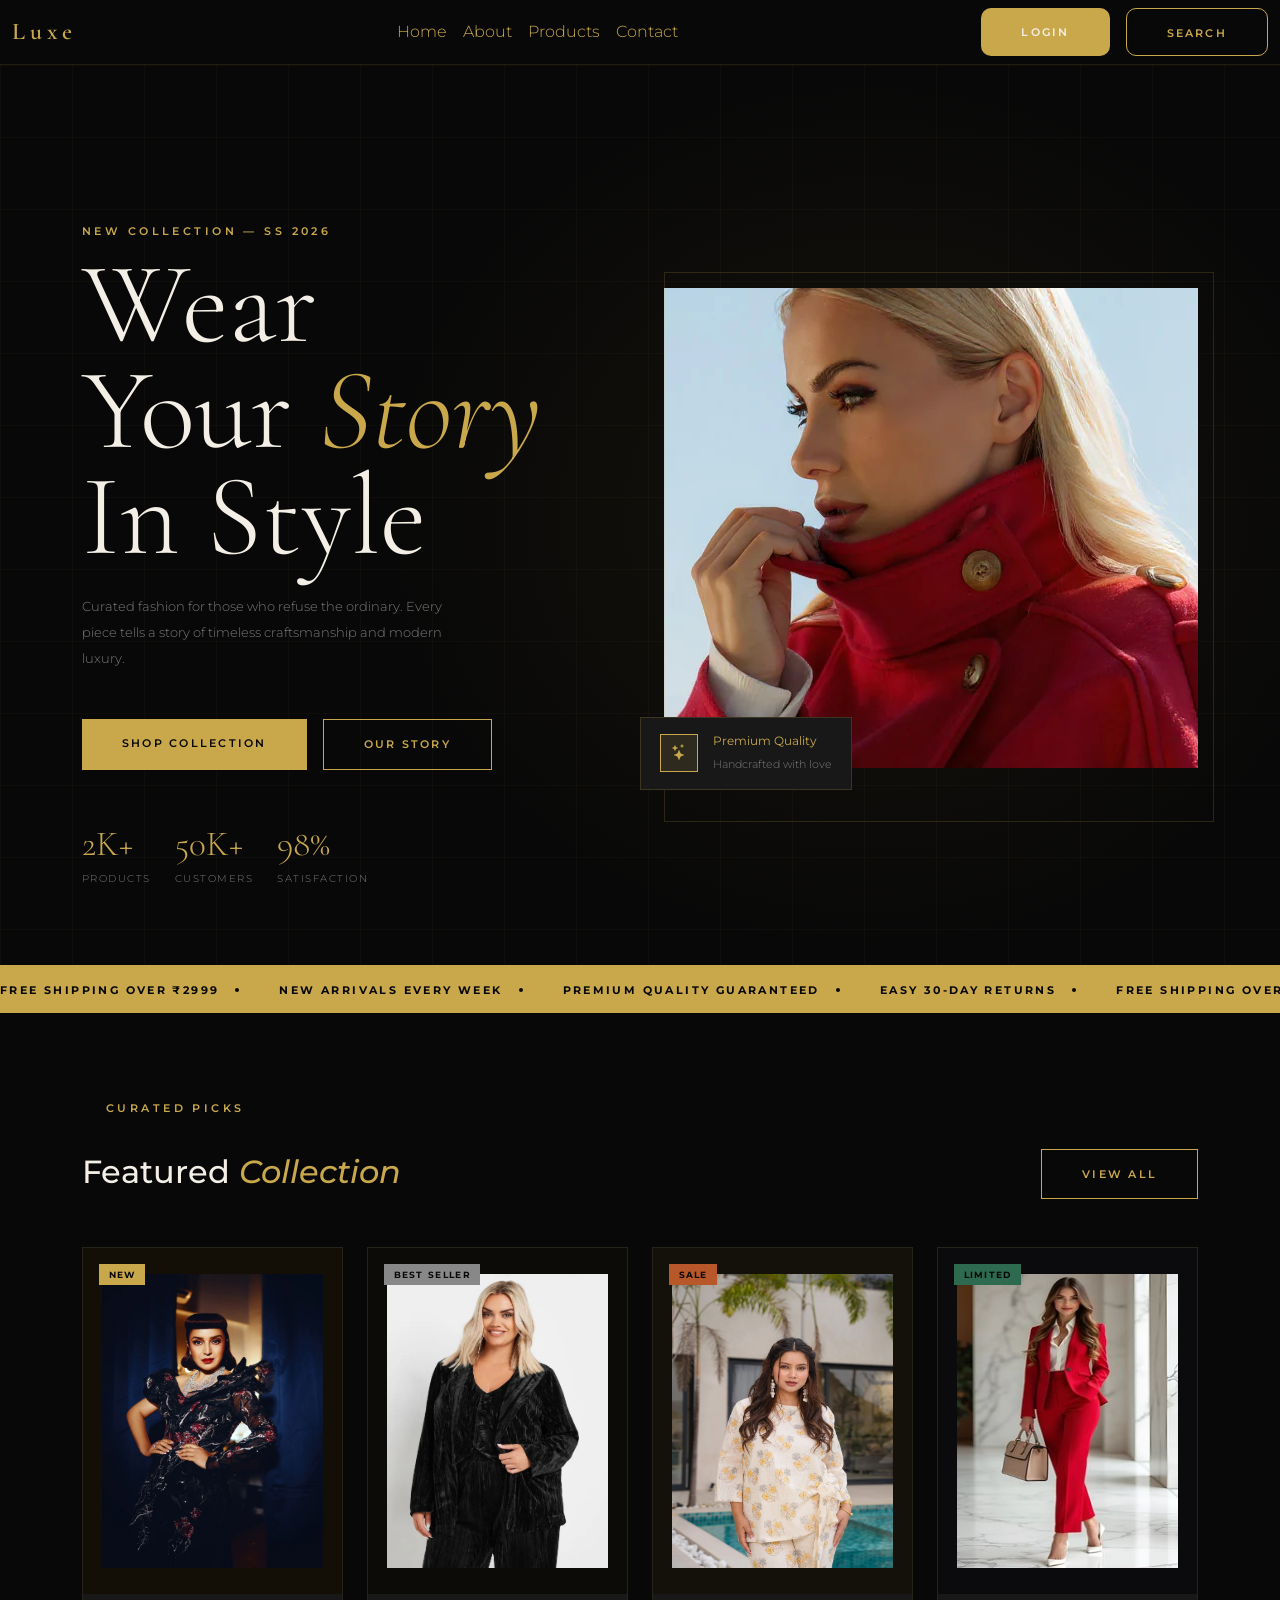
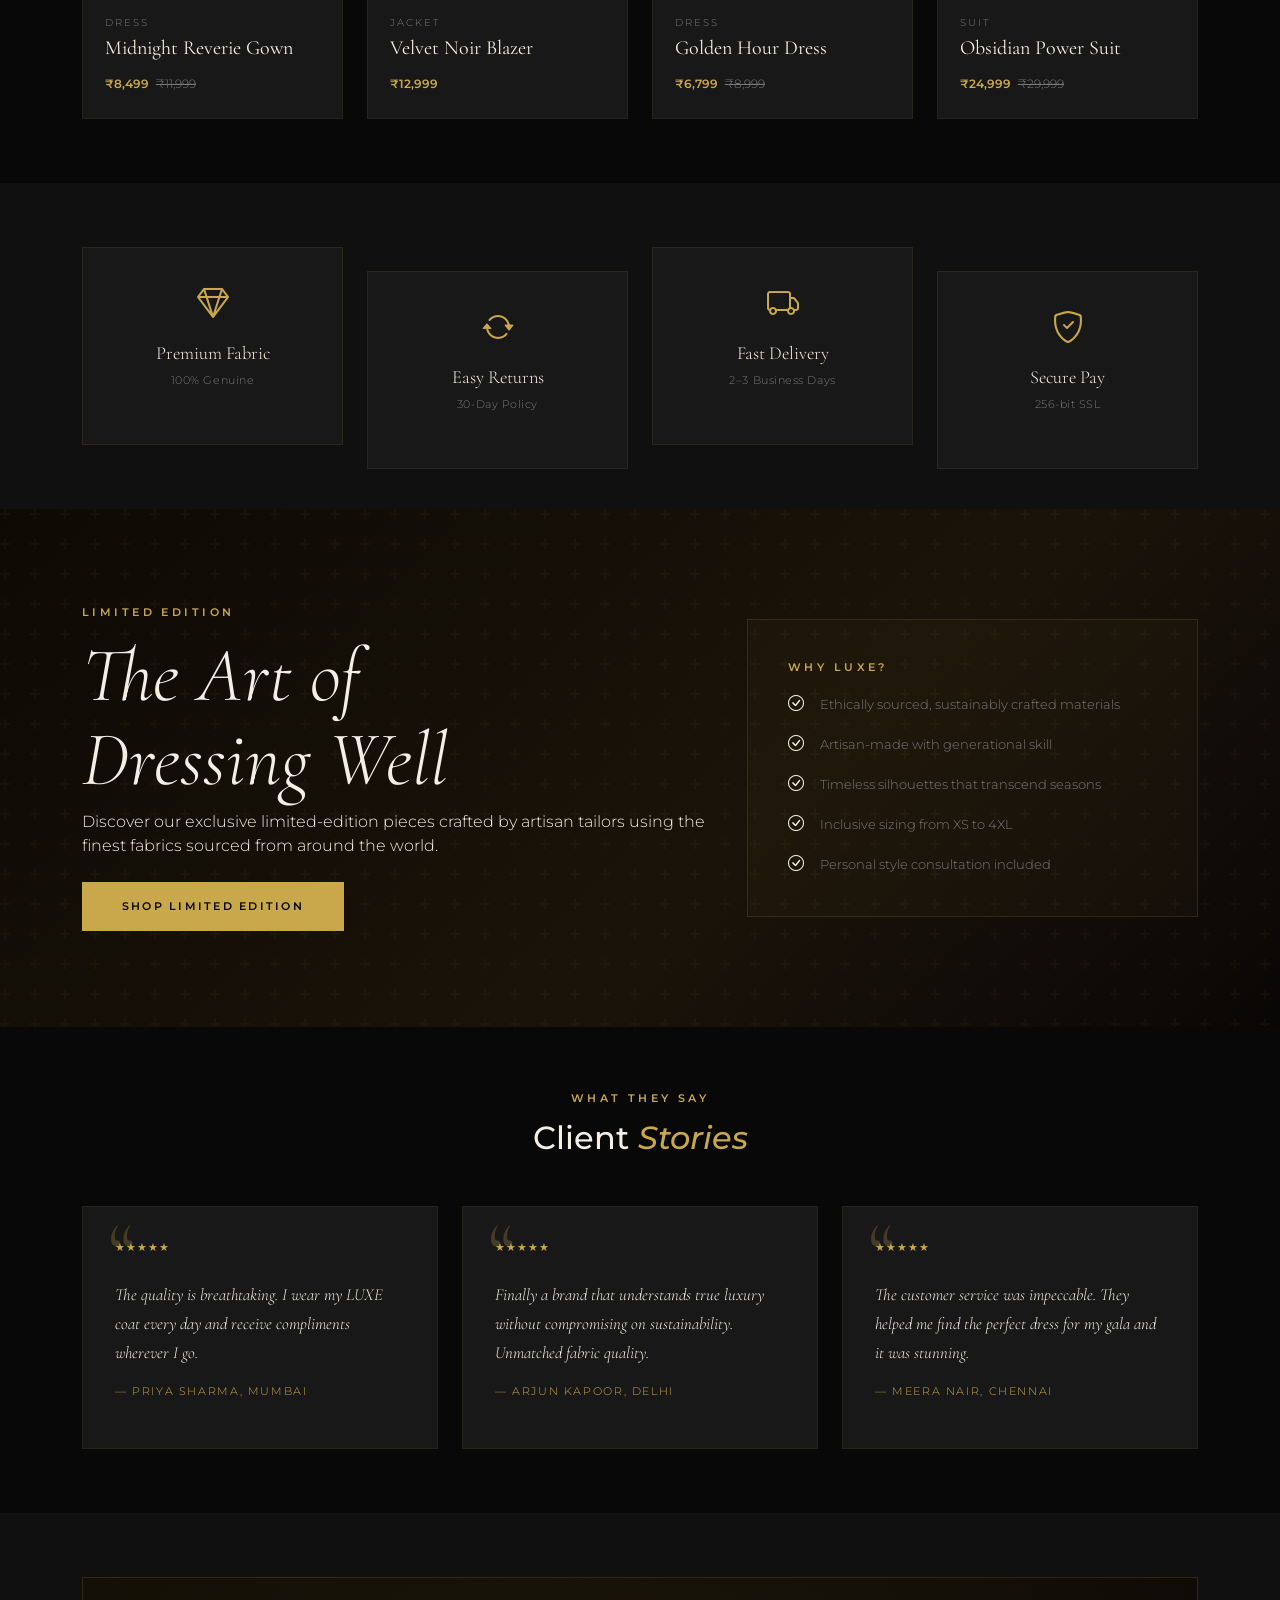
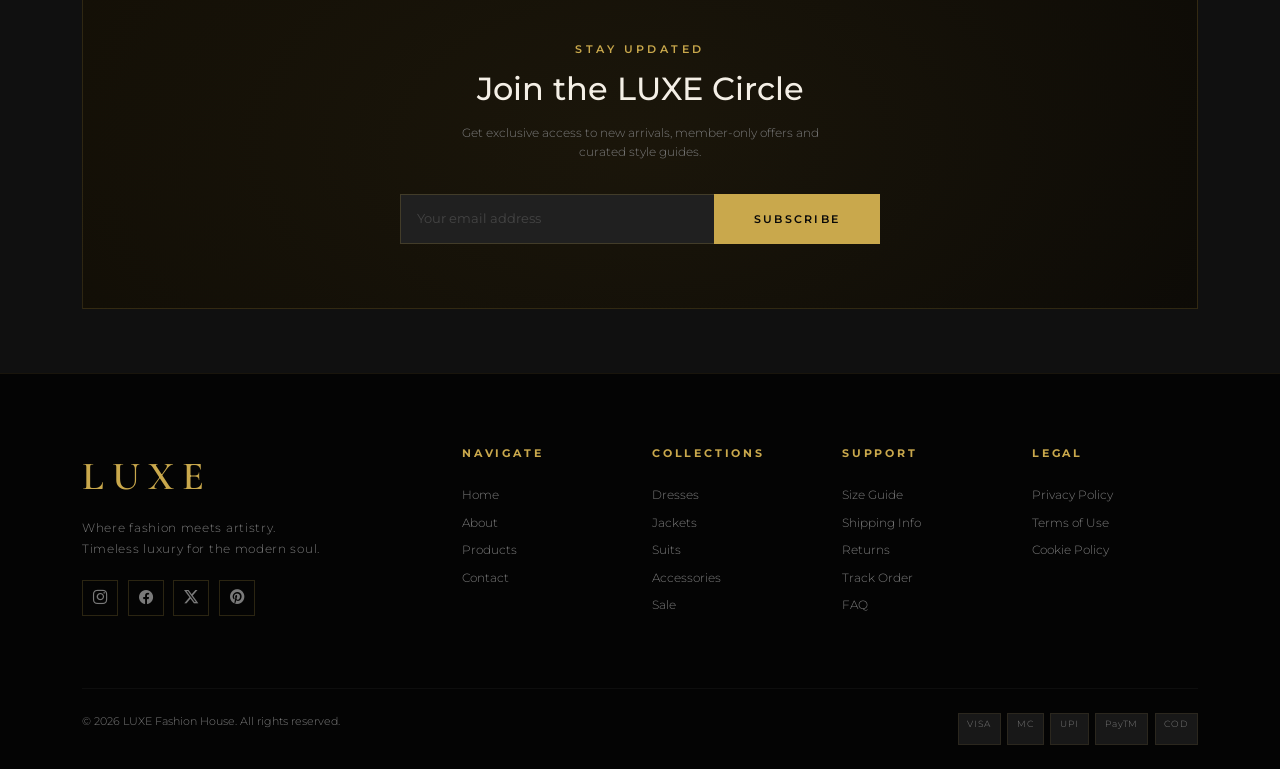
<file: index.html>
<!DOCTYPE html>
<html lang="en">

<head>
    <meta charset="UTF-8">
    <meta name="viewport" content="width=device-width, initial-scale=1.0">
    <title>Document</title>
    <link href="https://cdn.jsdelivr.net/npm/bootstrap@5.3.3/dist/css/bootstrap.min.css" rel="stylesheet" />
    <link
        href="https://fonts.googleapis.com/css2?family=Cormorant+Garamond:ital,wght@0,300;0,400;0,600;1,300;1,400&family=Montserrat:wght@300;400;500;600;700&display=swap"
        rel="stylesheet" />
    <link href="https://cdn.jsdelivr.net/npm/bootstrap-icons@1.11.3/font/bootstrap-icons.min.css" rel="stylesheet" />
<link rel="stylesheet" href="Home.css" />
</head>


<body>
    <nav class="navbar navbar-expand-lg navbar-luxe">
        <div class="container-fluid">
            <a class="navbar-brand navbar-text-1" href="./index.html">Luxe</a>
            <button class="navbar-toggler" type="button" data-bs-toggle="collapse"
                data-bs-target="#navbarSupportedContent" aria-controls="navbarSupportedContent" aria-expanded="false"
                aria-label="Toggle navigation">
                <span class="navbar-toggler-icon"></span>
            </button>
         <div class="collapse navbar-collapse" id="navbarSupportedContent">
                <ul class="navbar-nav mx-auto mb-2 mb-lg-0 ">
                    <li class="nav-item">
                        <a class="nav-link active navbar-text" aria-current="page" href="./index.html">Home</a>
                    </li>
                    <li class="nav-item">
                        <a class="nav-link active navbar-text" aria-current="page" href="./About.html">About</a>
                    </li>
                    <li class="nav-item">
                        <a class="nav-link active navbar-text" aria-current="page" href="./Products.html">Products</a>
                    </li>
                    <li class="nav-item">
                        <a class="nav-link active navbar-text" aria-current="page" href="./Contact.html">Contact</a>
                    </li>

                </ul>
                <form class="d-flex navbar-button gap-3" role="search">
                    <button class="btn-gold button-1" type="submit"><a href="#">Login</a></button>
                    <button class="btn-outline-gold navbar-button-1  " type="submit">Search</button>
                </form>
            </div>
        </div>
    </nav>

    <div id="home" class="page">

        <!-- Hero -->
        <section class="hero">
            <div class="hero-grid"></div>
            <div class="hero-glow"></div>
            <div class="container">
                <div class="row align-items-center g-5">

                    <!-- Copy -->
                    <div class="col-lg-6">
                        <p class="eyebrow anim-1">New Collection — SS 2026</p>
                        <h1 class="hero-title anim-2 mb-4">
                            Wear<br />Your <em>Story</em><br />In Style
                        </h1>
                        <p class="hero-sub anim-3 mb-5">
                            Curated fashion for those who refuse the ordinary. Every piece tells a story of timeless
                            craftsmanship and modern luxury.
                        </p>
                        <div class="d-flex flex-wrap gap-3 mb-5 anim-4">
                            <a href="./Products.html" class="btn-gold">Shop Collection</a>
                            <a href="./About.html" class="btn-outline-gold">Our Story</a>
                        </div>
                        <div class="d-flex gap-4 anim-5">
                            <div>
                                <div class="hero-stat-num">2K+</div>
                                <div class="hero-stat-lbl">Products</div>
                            </div>
                            <div>
                                <div class="hero-stat-num">50K+</div>
                                <div class="hero-stat-lbl">Customers</div>
                            </div>
                            <div>
                                <div class="hero-stat-num">98%</div>
                                <div class="hero-stat-lbl">Satisfaction</div>
                            </div>
                        </div>
                    </div>

                    <!-- Visual -->
                    <div class="col-lg-6 anim-3">
                        <div class="hero-visual-wrap">
                            <div class="hero-visual-inner">
                                <!-- Fashion Illustration SVG -->
                                <img src="./image/Ember Trench Coat.webp" alt="">
                            </div>
                            <div class="hero-corner"></div>
                            <div class="hero-chip">
                                <div class="hero-chip-icon"><i class="bi bi-stars"></i></div>
                                <div>
                                    <strong style="font-size:.78rem;color:var(--gold);display:block;">Premium
                                        Quality</strong>
                                    <span style="font-size:.68rem;color:var(--muted);">Handcrafted with love</span>
                                </div>
                            </div>
                        </div>
                    </div>

                </div>
            </div>
        </section>

        <!-- Marquee -->
        <div class="marquee-bar">
            <div class="marquee-track">
                <span class="marquee-item">Free Shipping Over ₹2999<span class="m-dot"></span></span>
                <span class="marquee-item">New Arrivals Every Week<span class="m-dot"></span></span>
                <span class="marquee-item">Premium Quality Guaranteed<span class="m-dot"></span></span>
                <span class="marquee-item">Easy 30-Day Returns<span class="m-dot"></span></span>
                <span class="marquee-item">Free Shipping Over ₹2999<span class="m-dot"></span></span>
                <span class="marquee-item">New Arrivals Every Week<span class="m-dot"></span></span>
                <span class="marquee-item">Premium Quality Guaranteed<span class="m-dot"></span></span>
                <span class="marquee-item">Easy 30-Day Returns<span class="m-dot"></span></span>
            </div>
        </div>

        <!-- Featured Products -->
        <section class="section-pad" style="background:var(--dark);">
            <div class="container">
                <div class="row align-items-end mb-5">
                    <div class="col-md-8">
                        <p class="eyebrow p-4">Curated Picks</p>
                        <h2 class="display-title">Featured <em
                                style="font-style:italic;color:var(--gold);">Collection</em></h2>
                        <div class="gold-rule"></div>
                    </div>
                    <div class="col-md-4 text-md-end">
                        <a href="./Products.html" class="btn-outline-gold">View All</a>
                    </div>
                </div>
                <div class="row g-4">

                    <!-- Card 1 -->
                    <div class="col-sm-6 col-lg-3">
                        <div class="product-card">
                            <div class="product-img" style="background:#130f06;">
                                <span class="product-badge-tag">New</span>
                                <!-- Gown SVG -->
                                <img src="./image/Midnight Reverie Gown.webp" alt="">
                                <div class="product-hover-btn">
                                    <span class="btn-gold" style="font-size:.62rem;padding:.65rem 1.3rem;">Add to
                                        Bag</span>
                                </div>
                            </div>
                            <div class="product-info">
                                <p class="p-cat">Dress</p>
                                <h3 class="p-name">Midnight Reverie Gown</h3>
                                <div><span class="p-price">₹8,499</span><span class="p-price-old">₹11,999</span></div>
                            </div>
                        </div>
                    </div>

                    <!-- Card 2 -->
                    <div class="col-sm-6 col-lg-3">
                        <div class="product-card">
                            <div class="product-img" style="background:#0c0b08;">
                                <span class="product-badge-tag" style="background:#888;">Best Seller</span>
                                <!-- Blazer SVG -->
                                <img src="./image/Velvet Noir Blazer.webp" alt="">
                                <div class="product-hover-btn">
                                    <span class="btn-gold" style="font-size:.62rem;padding:.65rem 1.3rem;">Add to
                                        Bag</span>
                                </div>
                            </div>
                            <div class="product-info">
                                <p class="p-cat">Jacket</p>
                                <h3 class="p-name">Velvet Noir Blazer</h3>
                                <div><span class="p-price">₹12,999</span></div>
                            </div>
                        </div>
                    </div>

                    <!-- Card 3 -->
                    <div class="col-sm-6 col-lg-3">
                        <div class="product-card">
                            <div class="product-img" style="background:#14100a;">
                                <span class="product-badge-tag" style="background:#b8572a;">Sale</span>
                                <!-- Dress 2 SVG -->
                                <img src="./image/Golden Hour Dress-2.webp" alt="">
                                <div class="product-hover-btn">
                                    <span class="btn-gold" style="font-size:.62rem;padding:.65rem 1.3rem;">Add to
                                        Bag</span>
                                </div>
                            </div>
                            <div class="product-info">
                                <p class="p-cat">Dress</p>
                                <h3 class="p-name">Golden Hour Dress</h3>
                                <div><span class="p-price">₹6,799</span><span class="p-price-old">₹8,999</span></div>
                            </div>
                        </div>
                    </div>

                    <!-- Card 4 -->
                    <div class="col-sm-6 col-lg-3">
                        <div class="product-card">
                            <div class="product-img" style="background:#0b0b0d;">
                                <span class="product-badge-tag" style="background:#2d6a4f;">Limited</span>
                                <!-- Suit SVG -->
                                <img src="./image/Obsidian Power Suit.jpg" alt="">
                                <div class="product-hover-btn">
                                    <span class="btn-gold" style="font-size:.62rem;padding:.65rem 1.3rem;">Add to
                                        Bag</span>
                                </div>
                            </div>
                            <div class="product-info">
                                <p class="p-cat">Suit</p>
                                <h3 class="p-name">Obsidian Power Suit</h3>
                                <div><span class="p-price">₹24,999</span><span class="p-price-old">₹29,999</span></div>
                            </div>
                        </div>
                    </div>

                </div><!-- /row -->
            </div>
        </section>

        <!-- Features -->
        <section class="section-pad" style="background:var(--dark-2);">
            <div class="container">
                <div class="row g-4">
                    <div class="col-6 col-md-3">
                        <div class="feat-box"><i class="bi bi-gem"></i>
                            <div class="feat-box-title">Premium Fabric</div>
                            <div class="feat-box-sub">100% Genuine</div>
                        </div>
                    </div>
                    <div class="col-6 col-md-3">
                        <div class="feat-box" style="margin-top:1.5rem;"><i class="bi bi-arrow-repeat"></i>
                            <div class="feat-box-title">Easy Returns</div>
                            <div class="feat-box-sub">30-Day Policy</div>
                        </div>
                    </div>
                    <div class="col-6 col-md-3">
                        <div class="feat-box"><i class="bi bi-truck"></i>
                            <div class="feat-box-title">Fast Delivery</div>
                            <div class="feat-box-sub">2–3 Business Days</div>
                        </div>
                    </div>
                    <div class="col-6 col-md-3">
                        <div class="feat-box" style="margin-top:1.5rem;"><i class="bi bi-shield-check"></i>
                            <div class="feat-box-title">Secure Pay</div>
                            <div class="feat-box-sub">256-bit SSL</div>
                        </div>
                    </div>
                </div>
            </div>
        </section>


        <!-- Banner -->
        <section class="banner-section">
            <div class="container">
                <div class="row align-items-center g-4">
                    <div class="col-lg-7">
                        <p class="eyebrow">Limited Edition</p>
                        <h2 class="banner-title">The Art of<br />Dressing Well</h2>
                        <div class="gold-rule"></div>
                        <p class="about-body-text">Discover our exclusive limited-edition pieces crafted by artisan
                            tailors using the finest fabrics sourced from around the world.</p>
                        <a href="./Products.html" class="btn-gold mt-2">Shop Limited Edition</a>
                    </div>
                    <div class="col-lg-5">
                        <div
                            style="border:1px solid rgba(201,168,76,0.15);padding:2.5rem;background:rgba(201,168,76,0.03);">
                            <p class="eyebrow mb-3">Why LUXE?</p>
                            <div style="display:flex;flex-direction:column;gap:1rem;">
                                <div style="display:flex;align-items:center;gap:1rem;"><i
                                        class="bi bi-check-circle text-gold"></i><span
                                        style="font-size:.8rem;color:var(--muted);">Ethically sourced, sustainably
                                        crafted materials</span></div>
                                <div style="display:flex;align-items:center;gap:1rem;"><i
                                        class="bi bi-check-circle text-gold"></i><span
                                        style="font-size:.8rem;color:var(--muted);">Artisan-made with generational
                                        skill</span></div>
                                <div style="display:flex;align-items:center;gap:1rem;"><i
                                        class="bi bi-check-circle text-gold"></i><span
                                        style="font-size:.8rem;color:var(--muted);">Timeless silhouettes that transcend
                                        seasons</span></div>
                                <div style="display:flex;align-items:center;gap:1rem;"><i
                                        class="bi bi-check-circle text-gold"></i><span
                                        style="font-size:.8rem;color:var(--muted);">Inclusive sizing from XS to
                                        4XL</span></div>
                                <div style="display:flex;align-items:center;gap:1rem;"><i
                                        class="bi bi-check-circle text-gold"></i><span
                                        style="font-size:.8rem;color:var(--muted);">Personal style consultation
                                        included</span></div>
                            </div>
                        </div>
                    </div>
                </div>
            </div>
        </section>
        <!-- Testimonials -->
        <section class="section-pad" style="background:var(--dark);">
            <div class="container">
                <div class="text-center mb-5">
                    <p class="eyebrow">What They Say</p>
                    <h2 class="display-title">Client <em style="font-style:italic;color:var(--gold);">Stories</em></h2>
                </div>
                <div class="row g-4">
                    <div class="col-md-4">
                        <div class="testi-card">
                            <div class="stars">★★★★★</div>
                            <p class="testi-text">The quality is breathtaking. I wear my LUXE coat every day and receive
                                compliments wherever I go.</p>
                            <p class="testi-author">— Priya Sharma, Mumbai</p>
                        </div>
                    </div>
                    <div class="col-md-4">
                        <div class="testi-card">
                            <div class="stars">★★★★★</div>
                            <p class="testi-text">Finally a brand that understands true luxury without compromising on
                                sustainability. Unmatched fabric quality.</p>
                            <p class="testi-author">— Arjun Kapoor, Delhi</p>
                        </div>
                    </div>
                    <div class="col-md-4">
                        <div class="testi-card">
                            <div class="stars">★★★★★</div>
                            <p class="testi-text">The customer service was impeccable. They helped me find the perfect
                                dress for my gala and it was stunning.</p>
                            <p class="testi-author">— Meera Nair, Chennai</p>
                        </div>
                    </div>
                </div>
            </div>
        </section>

        <!-- Newsletter -->
        <section class="section-pad" style="background:var(--dark-2);">
            <div class="container">
                <div class="newsletter-wrap">
                    <p class="eyebrow" style="position:relative;">Stay Updated</p>
                    <h2 class="display-title" style="position:relative;margin-bottom:1rem;">Join the LUXE Circle</h2>
                    <p
                        style="color:var(--muted);font-size:.78rem;max-width:380px;margin:0 auto 2rem;position:relative;">
                        Get exclusive access to new arrivals, member-only offers and curated style guides.</p>
                    <form action="#" class="nl-input-wrap" style="position:relative;">
                        <input type="email" placeholder="Your email address" class="nl-input" required>
                        <button type="submit" class="btn-gold">Subscribe</button>
                    </form>
                </div>
            </div>
        </section>

    </div>

    <footer class="footer-main">
        <div class="container">
            <div class="row g-4">
                <div class="col-lg-4 mb-4">
                    <span class="footer-brand-text">LUXE</span>
                    <p class="footer-tagline">Where fashion meets artistry.<br />Timeless luxury for the modern soul.
                    </p>
                    <div class="social-row">
                        <a href="#" class="social-a"><i class="bi bi-instagram"></i></a>
                        <a href="#" class="social-a"><i class="bi bi-facebook"></i></a>
                        <a href="#" class="social-a"><i class="bi bi-twitter-x"></i></a>
                        <a href="#" class="social-a"><i class="bi bi-pinterest"></i></a>
                    </div>
                </div>
                <div class="col-6 col-lg-2">
                    <p class="footer-head">Navigate</p>
                    <a href="#home" class="f-link">Home</a>
                    <a href="#about" class="f-link">About</a>
                    <a href="#products" class="f-link">Products</a>
                    <a href="#contact" class="f-link">Contact</a>
                </div>
                <div class="col-6 col-lg-2">
                    <p class="footer-head">Collections</p>
                    <a href="#products" class="f-link">Dresses</a>
                    <a href="#products" class="f-link">Jackets</a>
                    <a href="#products" class="f-link">Suits</a>
                    <a href="#products" class="f-link">Accessories</a>
                    <a href="#products" class="f-link">Sale</a>
                </div>
                <div class="col-6 col-lg-2">
                    <p class="footer-head">Support</p>
                    <a href="#" class="f-link">Size Guide</a>
                    <a href="#" class="f-link">Shipping Info</a>
                    <a href="#" class="f-link">Returns</a>
                    <a href="#" class="f-link">Track Order</a>
                    <a href="#" class="f-link">FAQ</a>
                </div>
                <div class="col-6 col-lg-2">
                    <p class="footer-head">Legal</p>
                    <a href="#" class="f-link">Privacy Policy</a>
                    <a href="#" class="f-link">Terms of Use</a>
                    <a href="#" class="f-link">Cookie Policy</a>
                </div>
            </div>
            <div class="footer-bottom">
                <p class="footer-copy">© 2026 LUXE Fashion House. All rights reserved.</p>
                <div class="pay-tags">
                    <span class="pay-tag">VISA</span>
                    <span class="pay-tag">MC</span>
                    <span class="pay-tag">UPI</span>
                    <span class="pay-tag">PayTM</span>
                    <span class="pay-tag">COD</span>
                </div>
            </div>
        </div>
    </footer>
    <!-- bootstrap script -->
  <script src="https://cdn.jsdelivr.net/npm/bootstrap@5.3.3/dist/js/bootstrap.bundle.min.js"></script>

</body>

</html>
</file>
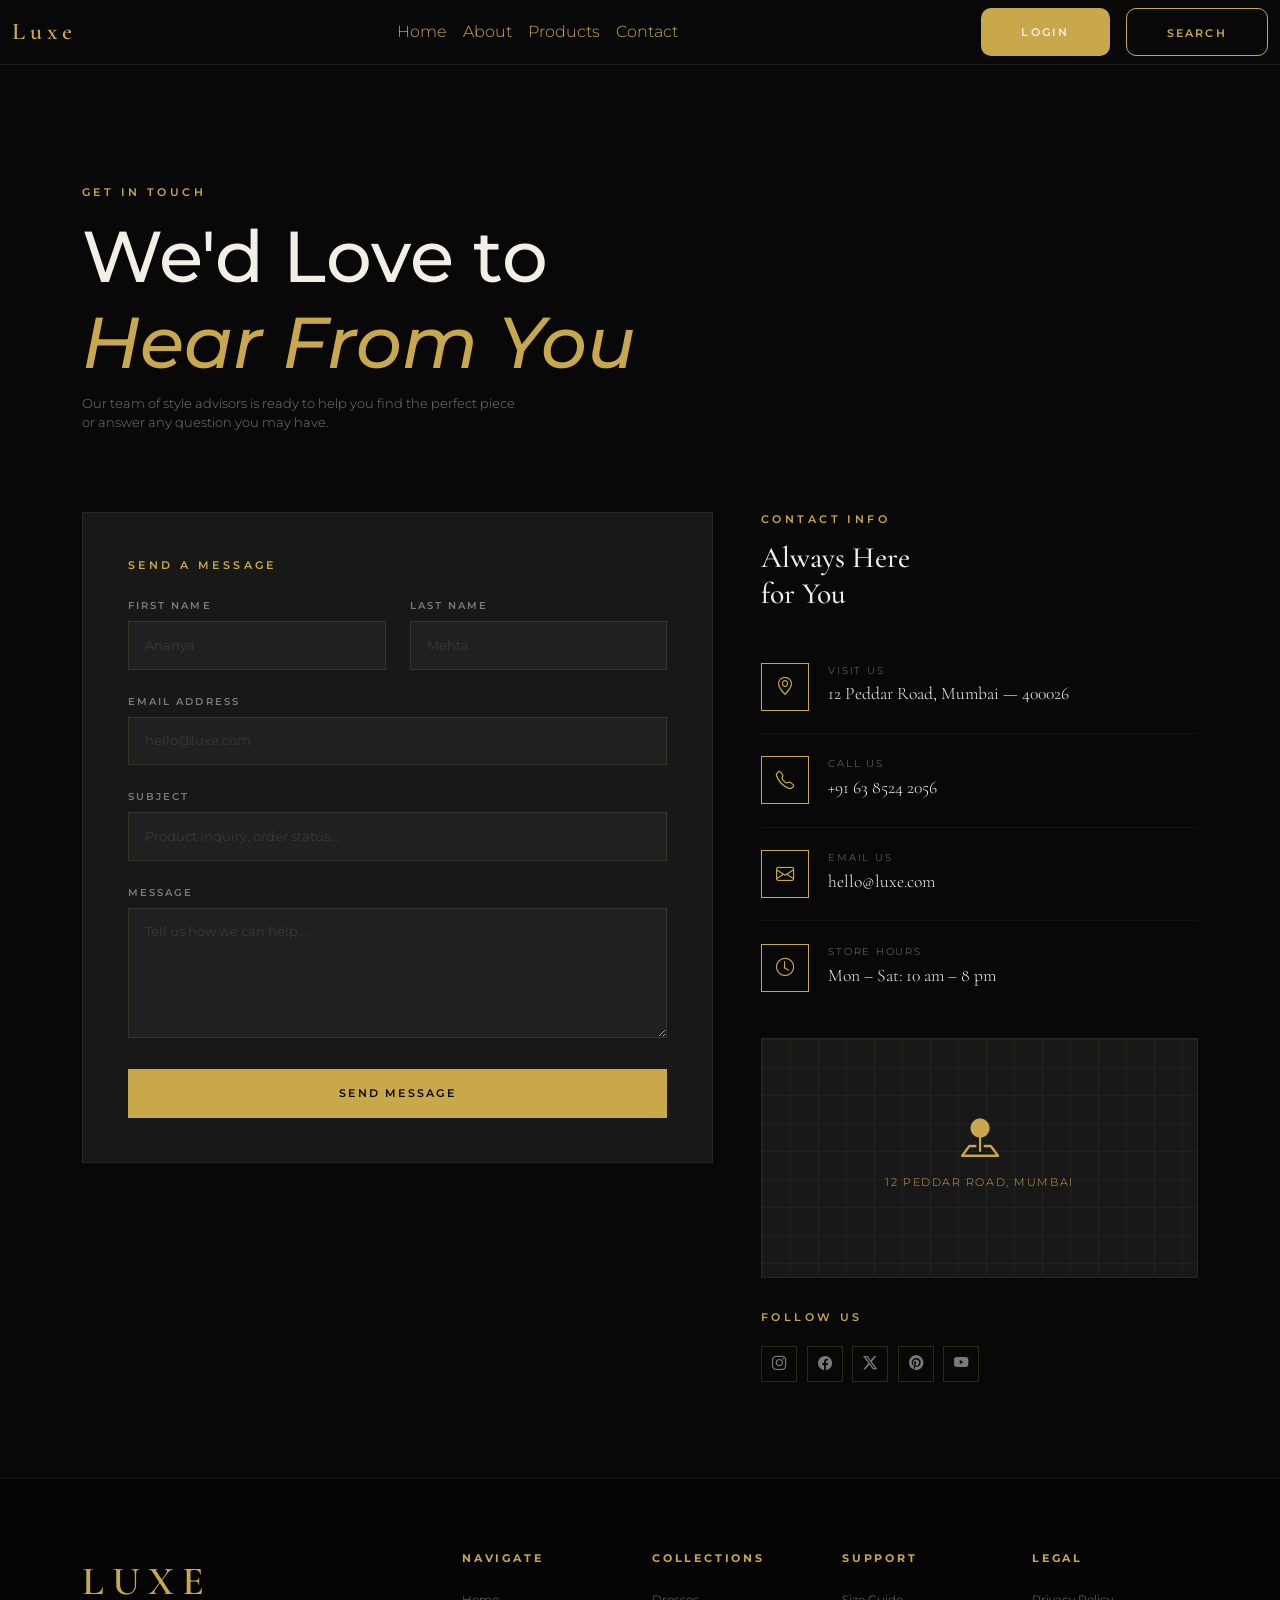
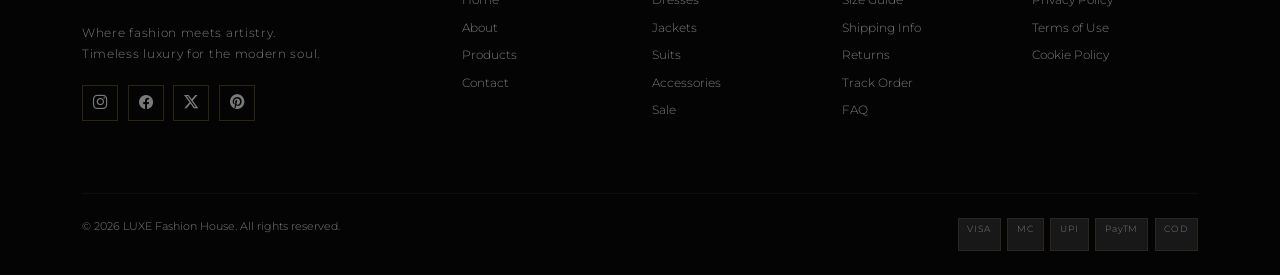
<file: Contact.html>
<!DOCTYPE html>
<html lang="en">

<head>

    <head>
        <meta charset="UTF-8">
        <meta name="viewport" content="width=device-width, initial-scale=1.0">
        <title>LUXE Navbar</title>

        <link href="https://cdn.jsdelivr.net/npm/bootstrap@5.3.3/dist/css/bootstrap.min.css" rel="stylesheet" />
        <link
            href="https://fonts.googleapis.com/css2?family=Cormorant+Garamond:ital,wght@0,300;0,400;0,600;1,300;1,400&family=Montserrat:wght@300;400;500;600;700&display=swap"
            rel="stylesheet" />
        <link href="https://cdn.jsdelivr.net/npm/bootstrap-icons@1.11.3/font/bootstrap-icons.min.css"
            rel="stylesheet" />


        <link rel="stylesheet" href="Contact.css" />
    </head>

<body>
     <nav class="navbar navbar-expand-lg navbar-luxe">
        <div class="container-fluid">
            <a class="navbar-brand navbar-text-1" href="./index.html">Luxe</a>
            <button class="navbar-toggler" type="button" data-bs-toggle="collapse"
                data-bs-target="#navbarSupportedContent" aria-controls="navbarSupportedContent" aria-expanded="false"
                aria-label="Toggle navigation">
                <span class="navbar-toggler-icon"></span>
            </button>
           <div class="collapse navbar-collapse" id="navbarSupportedContent">
                <ul class="navbar-nav mx-auto mb-2 mb-lg-0 ">
                    <li class="nav-item">
                        <a class="nav-link active navbar-text" aria-current="page" href="./index.html">Home</a>
                    </li>
                    <li class="nav-item">
                        <a class="nav-link active navbar-text" aria-current="page" href="./About.html">About</a>
                    </li>
                    <li class="nav-item">
                        <a class="nav-link active navbar-text" aria-current="page" href="./Products.html">Products</a>
                    </li>
                    <li class="nav-item">
                        <a class="nav-link active navbar-text" aria-current="page" href="./Contact.html">Contact</a>
                    </li>

                </ul>
                <form class="d-flex navbar-button gap-3" role="search">
                  <button class="btn-gold button-1" type="submit"><a href="#">Login</a></button>
                    <button class="btn-outline-gold navbar-button-1  " type="submit">Search</button>
                </form>
            </div>
        </div>
    </nav>
    <div id="contact" class="page">

        <div class="container">
            <div class="contact-hero-inner">
                <p class="eyebrow">Get In Touch</p>
                <h1 class="display-title" style="font-size:clamp(2.4rem,6vw,4.5rem);">We'd Love to<br /><em
                        style="font-style:italic;color:var(--gold);">Hear From You</em></h1>
                <div class="gold-rule"></div>
                <p style="color:var(--muted);font-size:.8rem;max-width:440px;">Our team of style advisors is ready to
                    help you find the perfect piece or answer any question you may have.</p>
            </div>
        </div>

        <section style="padding:0 0 6rem;background:var(--dark);">
            <div class="container">
                <div class="row g-5">

                    <!-- Form -->
                    <div class="col-lg-7">
                        <div class="form-wrap">
                            <p class="eyebrow mb-4">Send a Message</p>
                            <form action="#" method="get">
                                <div class="row g-4">
                                    <div class="col-md-6">
                                        <label class="form-lbl">First Name</label>
                                        <input type="text" class="form-field" placeholder="Ananya" />
                                    </div>
                                    <div class="col-md-6">
                                        <label class="form-lbl">Last Name</label>
                                        <input type="text" class="form-field" placeholder="Mehta" />
                                    </div>
                                    <div class="col-12">
                                        <label class="form-lbl">Email Address</label>
                                        <input type="email" class="form-field" placeholder="hello@luxe.com" />
                                    </div>
                                    <div class="col-12">
                                        <label class="form-lbl">Subject</label>
                                        <input type="text" class="form-field"
                                            placeholder="Product inquiry, order status…" />
                                    </div>
                                    <div class="col-12">
                                        <label class="form-lbl">Message</label>
                                        <textarea class="form-field" placeholder="Tell us how we can help…"></textarea>
                                    </div>
                                    <div class="col-12">
                                        <button type="submit" class="btn-gold w-100">Send Message</button>
                                    </div>
                                </div>
                            </form>
                        </div>
                    </div>

                    <!-- Info -->
                    <div class="col-lg-5">
                        <p class="eyebrow">Contact Info</p>
                        <h3
                            style="font-family:var(--font-d);font-size:1.85rem;color:var(--light);margin-bottom:1.8rem;">
                            Always Here<br />for You</h3>

                        <div class="contact-info-row">
                            <div class="c-icon"><i class="bi bi-geo-alt"></i></div>
                            <div>
                                <div class="c-lbl">Visit Us</div>
                                <div class="c-val">12 Peddar Road, Mumbai — 400026</div>
                            </div>
                        </div>
                        <div class="contact-info-row">
                            <div class="c-icon"><i class="bi bi-telephone"></i></div>
                            <div>
                                <div class="c-lbl">Call Us</div>
                                <div class="c-val">+91 63 8524 2056</div>
                            </div>
                        </div>
                        <div class="contact-info-row">
                            <div class="c-icon"><i class="bi bi-envelope"></i></div>
                            <div>
                                <div class="c-lbl">Email Us</div>
                                <div class="c-val">hello@luxe.com</div>
                            </div>
                        </div>
                        <div class="contact-info-row" style="border:none;">
                            <div class="c-icon"><i class="bi bi-clock"></i></div>
                            <div>
                                <div class="c-lbl">Store Hours</div>
                                <div class="c-val">Mon – Sat: 10 am – 8 pm</div>
                            </div>
                        </div>

                        <div class="map-box">
                            <div class="map-pin"><i class="bi bi-pin-map-fill"></i>
                                <p>12 Peddar Road, Mumbai</p>
                            </div>
                        </div>

                        <div style="margin-top:2rem;">
                            <p class="eyebrow mb-3">Follow Us</p>
                            <div class="social-row">
                                <a href="#" class="social-a"><i class="bi bi-instagram"></i></a>
                                <a href="#" class="social-a"><i class="bi bi-facebook"></i></a>
                                <a href="#" class="social-a"><i class="bi bi-twitter-x"></i></a>
                                <a href="#" class="social-a"><i class="bi bi-pinterest"></i></a>
                                <a href="#" class="social-a"><i class="bi bi-youtube"></i></a>
                            </div>
                        </div>
                    </div>

                </div><!-- /row -->
            </div>
        </section>
        <!-- ══════════════ FOOTER ══════════════ -->
        <footer class="footer-main">
            <div class="container">
                <div class="row g-4">
                    <div class="col-lg-4 mb-4">
                        <span class="footer-brand-text">LUXE</span>
                        <p class="footer-tagline">Where fashion meets artistry.<br />Timeless luxury for the modern
                            soul.</p>
                        <div class="social-row">
                            <a href="#" class="social-a"><i class="bi bi-instagram"></i></a>
                            <a href="#" class="social-a"><i class="bi bi-facebook"></i></a>
                            <a href="#" class="social-a"><i class="bi bi-twitter-x"></i></a>
                            <a href="#" class="social-a"><i class="bi bi-pinterest"></i></a>
                        </div>
                    </div>
                    <div class="col-6 col-lg-2">
                        <p class="footer-head">Navigate</p>
                        <a href="#home" class="f-link">Home</a>
                        <a href="#about" class="f-link">About</a>
                        <a href="#products" class="f-link">Products</a>
                        <a href="#contact" class="f-link">Contact</a>
                    </div>
                    <div class="col-6 col-lg-2">
                        <p class="footer-head">Collections</p>
                        <a href="#products" class="f-link">Dresses</a>
                        <a href="#products" class="f-link">Jackets</a>
                        <a href="#products" class="f-link">Suits</a>
                        <a href="#products" class="f-link">Accessories</a>
                        <a href="#products" class="f-link">Sale</a>
                    </div>
                    <div class="col-6 col-lg-2">
                        <p class="footer-head">Support</p>
                        <a href="#" class="f-link">Size Guide</a>
                        <a href="#" class="f-link">Shipping Info</a>
                        <a href="#" class="f-link">Returns</a>
                        <a href="#" class="f-link">Track Order</a>
                        <a href="#" class="f-link">FAQ</a>
                    </div>
                    <div class="col-6 col-lg-2">
                        <p class="footer-head">Legal</p>
                        <a href="#" class="f-link">Privacy Policy</a>
                        <a href="#" class="f-link">Terms of Use</a>
                        <a href="#" class="f-link">Cookie Policy</a>
                    </div>
                </div>
                <div class="footer-bottom">
                    <p class="footer-copy">© 2026 LUXE Fashion House. All rights reserved.</p>
                    <div class="pay-tags">
                        <span class="pay-tag">VISA</span>
                        <span class="pay-tag">MC</span>
                        <span class="pay-tag">UPI</span>
                        <span class="pay-tag">PayTM</span>
                        <span class="pay-tag">COD</span>
                    </div>
                </div>
            </div>
        </footer>

    </div>
    <!-- bootstrap script -->
    <script src="https://cdn.jsdelivr.net/npm/bootstrap@5.3.3/dist/js/bootstrap.bundle.min.js"></script>

</body>

</html>
</file>
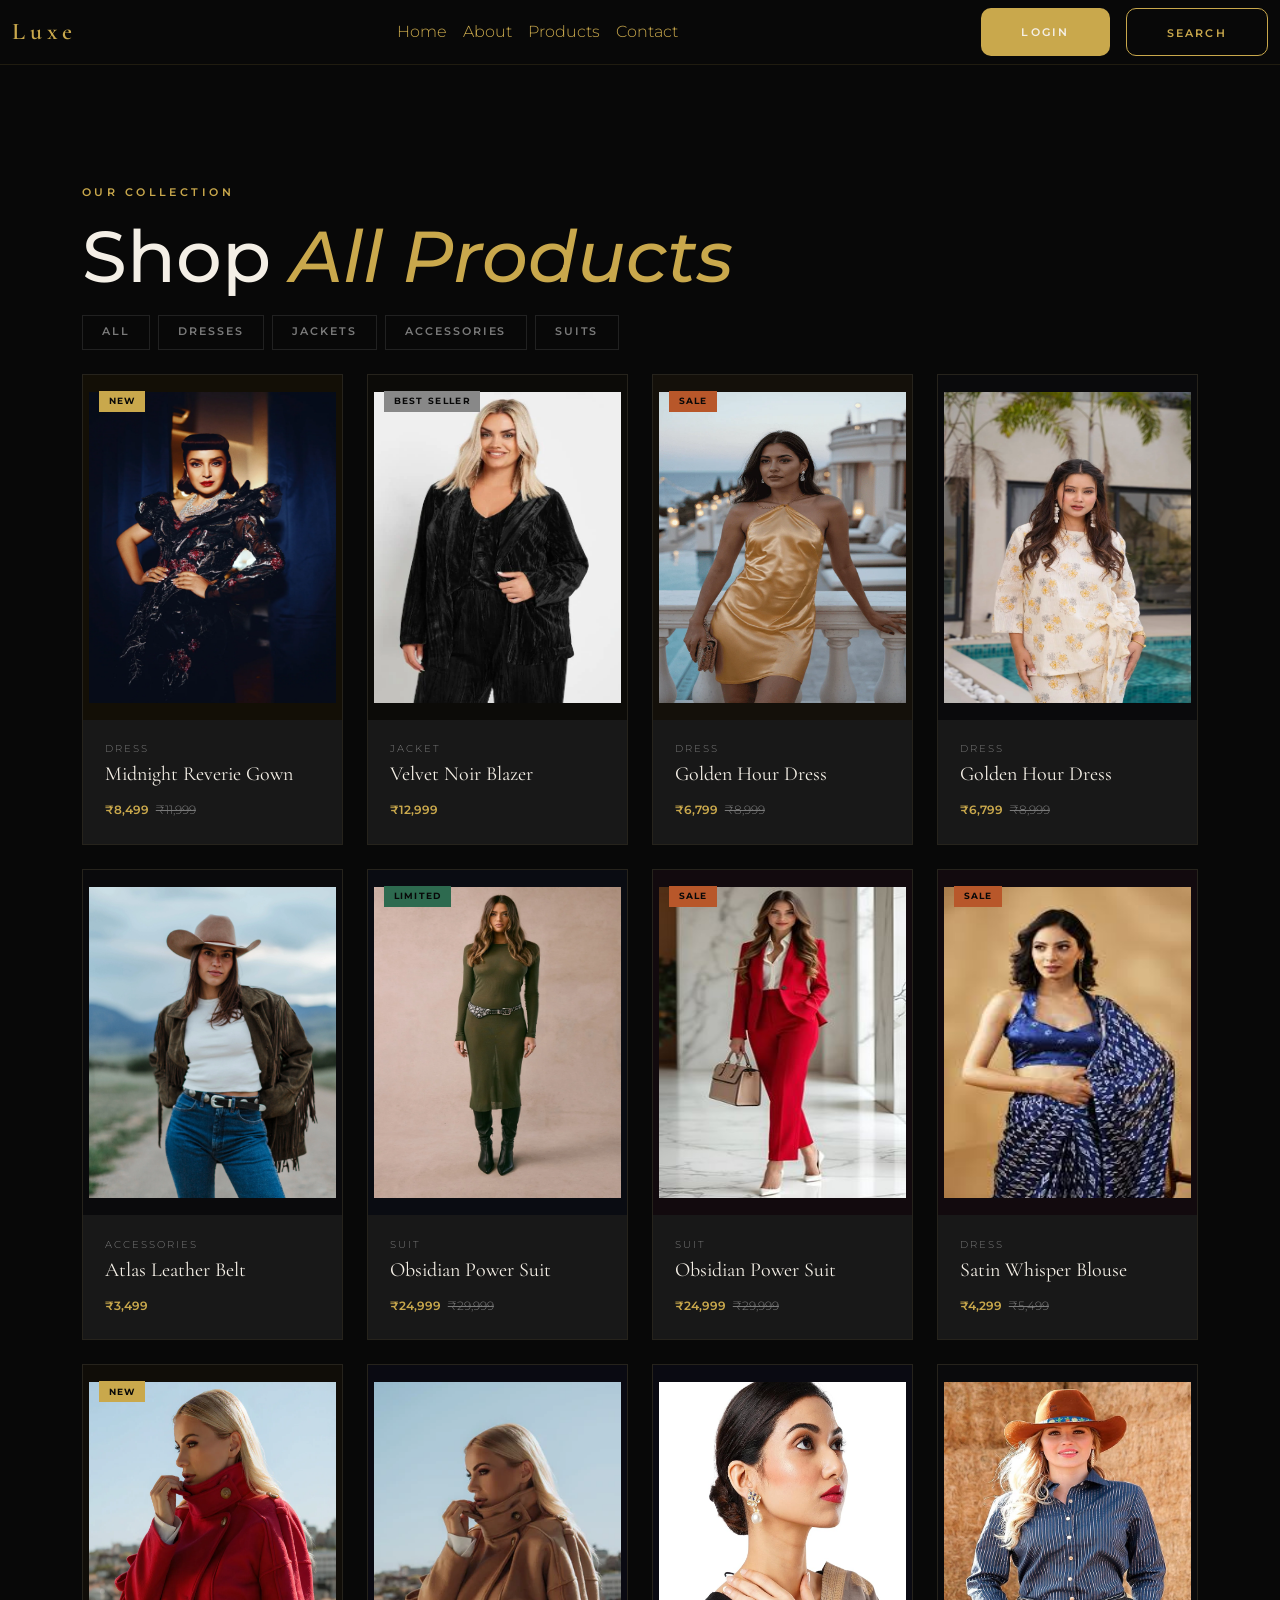
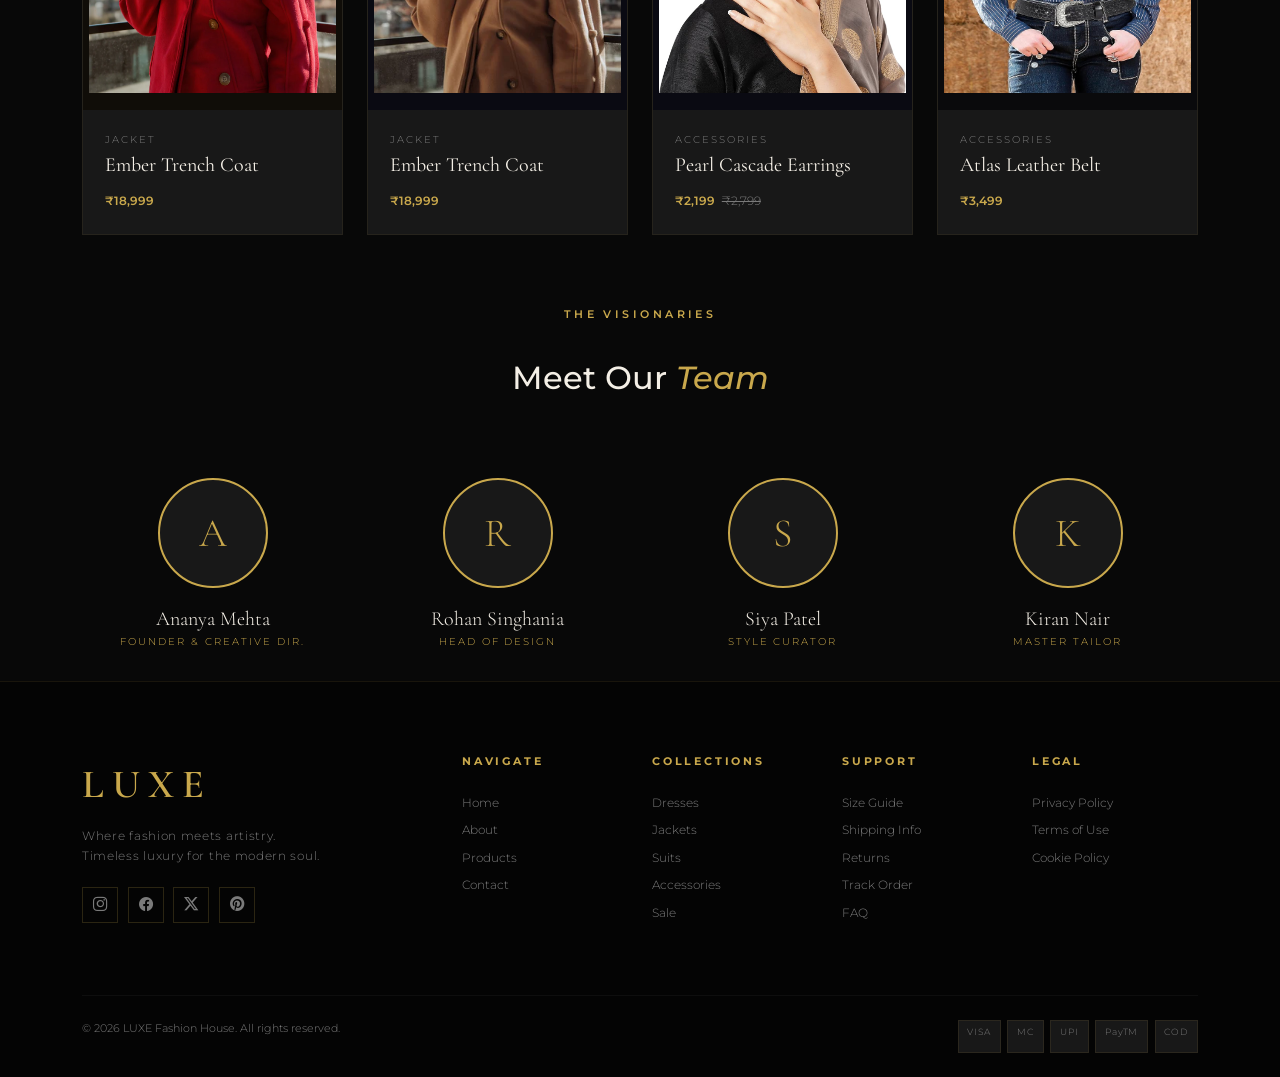
<file: Products.html>
<!DOCTYPE html>
<html lang="en">

<head>
    <meta charset="UTF-8">
    <meta name="viewport" content="width=device-width, initial-scale=1.0">
    <title>LUXE Navbar</title>

    <link href="https://cdn.jsdelivr.net/npm/bootstrap@5.3.3/dist/css/bootstrap.min.css" rel="stylesheet" />
    <link
        href="https://fonts.googleapis.com/css2?family=Cormorant+Garamond:ital,wght@0,300;0,400;0,600;1,300;1,400&family=Montserrat:wght@300;400;500;600;700&display=swap"
        rel="stylesheet" />
    <link href="https://cdn.jsdelivr.net/npm/bootstrap-icons@1.11.3/font/bootstrap-icons.min.css" rel="stylesheet" />
    <link rel="stylesheet" href="./Products.css" />

</head>

<body>
     <nav class="navbar navbar-expand-lg navbar-luxe">
        <div class="container-fluid">
            <a class="navbar-brand navbar-text-1" href="./index.html">Luxe</a>
            <button class="navbar-toggler" type="button" data-bs-toggle="collapse"
                data-bs-target="#navbarSupportedContent" aria-controls="navbarSupportedContent" aria-expanded="false"
                aria-label="Toggle navigation">
                <span class="navbar-toggler-icon"></span>
            </button>
           <div class="collapse navbar-collapse" id="navbarSupportedContent">
                <ul class="navbar-nav mx-auto mb-2 mb-lg-0 ">
                    <li class="nav-item">
                        <a class="nav-link active navbar-text" aria-current="page" href="./index.html">Home</a>
                    </li>
                    <li class="nav-item">
                        <a class="nav-link active navbar-text" aria-current="page" href="./About.html">About</a>
                    </li>
                    <li class="nav-item">
                        <a class="nav-link active navbar-text" aria-current="page" href="./Products.html">Products</a>
                    </li>
                    <li class="nav-item">
                        <a class="nav-link active navbar-text" aria-current="page" href="./Contact.html">Contact</a>
                    </li>

                </ul>
                <form class="d-flex navbar-button gap-3" role="search">
                    <button class="btn-gold button-1" type="submit"><a href="#">Login</a></button>
                    <button class="btn-outline-gold navbar-button-1  " type="submit">Search</button>
                </form>
            </div>
        </div>
    </nav>
    <div id="products" class="page">

        <div class="container">
            <div class="products-hero-inner">
                <p class="eyebrow">Our Collection</p>
                <h1 class="display-title" style="font-size:clamp(2.4rem,6vw,4.5rem);">Shop <em
                        style="font-style:italic;color:var(--gold);">All Products</em></h1>
                <div class="gold-rule"></div>

                <!-- Filter labels (toggle the radio inputs at body level) -->
                <div class="d-flex flex-wrap gap-2 mt-3">
                    <label for="pf-all" class="filter-label">All</label>
                    <label for="pf-dress" class="filter-label">Dresses</label>
                    <label for="pf-jacket" class="filter-label">Jackets</label>
                    <label for="pf-accessories" class="filter-label">Accessories</label>
                    <label for="pf-suit" class="filter-label">Suits</label>
                </div>
            </div>

            <div class="row g-4 pb-5">

                <!-- ── Dress 1 ── -->
                <div class="col-sm-6 col-lg-3 product-item dress">
                    <div class="product-card">
                        <div class="product-img" style="background:#130f06;">
                            <span class="product-badge-tag">New</span>
                           <img src="./image/Midnight Reverie Gown.webp" alt="">
                            <div class="product-hover-btn"><span class="btn-gold"
                                    style="font-size:.62rem;padding:.65rem 1.3rem;">Add to Bag</span></div>
                        </div>
                        <div class="product-info">
                            <p class="p-cat">Dress</p>
                            <h3 class="p-name">Midnight Reverie Gown</h3>
                            <div><span class="p-price">₹8,499</span><span class="p-price-old">₹11,999</span></div>
                        </div>
                    </div>
                </div>

                <!-- ── Jacket 1 ── -->
                <div class="col-sm-6 col-lg-3 product-item jacket">
                    <div class="product-card">
                        <div class="product-img" style="background:#0c0b08;">
                            <span class="product-badge-tag" style="background:#888;">Best Seller</span>
                              <img src="./image/Velvet Noir Blazer.webp" alt="">
                            <div class="product-hover-btn"><span class="btn-gold"
                                    style="font-size:.62rem;padding:.65rem 1.3rem;">Add to Bag</span></div>
                        </div>
                        <div class="product-info">
                            <p class="p-cat">Jacket</p>
                            <h3 class="p-name">Velvet Noir Blazer</h3>
                            <div><span class="p-price">₹12,999</span></div>
                        </div>
                    </div>
                </div>

                <!-- ── Dress 2 ── -->
                <div class="col-sm-6 col-lg-3 product-item dress">
                    <div class="product-card">
                        <div class="product-img" style="background:#14100a;">
                            <span class="product-badge-tag" style="background:#b8572a;">Sale</span>
                            <img src="./image/Golden Hour Dress.webp" alt="Golden Hour Dress">
                        </div>
                        <div class="product-info">
                            <p class="p-cat">Dress</p>
                            <h3 class="p-name">Golden Hour Dress</h3>
                            <div><span class="p-price">₹6,799</span><span class="p-price-old">₹8,999</span></div>
                        </div>
                    </div>
                </div>

                <!-- ── Accessories 1 ── -->
                <div class="col-sm-6 col-lg-3 product-item accessories">
                    <div class="product-card">
                        <div class="product-img" style="background:#0a0a0c;">
                            <img src="./image/Golden Hour Dress-2.webp" alt="">
                        </div>
                       
                        <div class="product-info">
                            <p class="p-cat">Dress</p>
                            <h3 class="p-name">Golden Hour Dress</h3>
                            <div><span class="p-price">₹6,799</span><span class="p-price-old">₹8,999</span></div>
                        </div>
                    </div>
                </div>

                <!-- ── Accessories 1 ── -->
                <div class="col-sm-6 col-lg-3 product-item accessories">
                    <div class="product-card">
                        <div class="product-img" style="background:#0a0a0c;">
                               <img src="./image/Atlas Leather Belt-2.webp" alt="">
                            <div class="product-hover-btn"><span class="btn-gold"
                                    style="font-size:.62rem;padding:.65rem 1.3rem;">Add to Bag</span></div>
                        </div>
                        <div class="product-info">
                            <p class="p-cat">Accessories</p>
                            <h3 class="p-name">Atlas Leather Belt</h3>
                            <div><span class="p-price">₹3,499</span></div>
                        </div>
                    </div>
                </div>

                <!-- ── Suit 1 ── -->
                <div class="col-sm-6 col-lg-3 product-item suit">
                    <div class="product-card">
                        <div class="product-img" style="background:#0a0c12;">
                            <span class="product-badge-tag" style="background:#2d6a4f;">Limited</span>
                            <img src="./image/Obsidian Power Suit.webp" alt="Obsidian Power Suit">
                        </div>
                        <div class="product-info">
                            <p class="p-cat">Suit</p>
                            <h3 class="p-name">Obsidian Power Suit</h3>
                            <div><span class="p-price">₹24,999</span><span class="p-price-old">₹29,999</span></div>
                        </div>
                    </div>
                </div>

                <!-- ── Dress 3 ── -->
                <div class="col-sm-6 col-lg-3 product-item dress">
                    <div class="product-card">
                        <div class="product-img" style="background:#120a0e;">
                            <span class="product-badge-tag" style="background:#b8572a;">Sale</span>
                            <img src="./image/Obsidian Power Suit.jpg" alt="">
                              
                            <div class="product-hover-btn"><span class="btn-gold"
                                    style="font-size:.62rem;padding:.65rem 1.3rem;">Add to Bag</span></div>
                        </div>
                        <div class="product-info">
                            <p class="p-cat">Suit</p>
                            <h3 class="p-name">Obsidian Power Suit</h3>
                            <div><span class="p-price">₹24,999</span><span class="p-price-old">₹29,999</span></div>
                        </div>
                    </div>
                </div>

                <!-- ── Dress 3 ── -->
                <div class="col-sm-6 col-lg-3 product-item dress">
                    <div class="product-card">
                        <div class="product-img" style="background:#120a0e;">
                            <span class="product-badge-tag" style="background:#b8572a;">Sale</span>
                              <img src="./image/Satin Whisper Blouse.jpg" alt="">
                            <div class="product-hover-btn"><span class="btn-gold"
                                    style="font-size:.62rem;padding:.65rem 1.3rem;">Add to Bag</span></div>
                        </div>
                        <div class="product-info">
                            <p class="p-cat">Dress</p>
                            <h3 class="p-name">Satin Whisper Blouse</h3>
                            <div><span class="p-price">₹4,299</span><span class="p-price-old">₹5,499</span></div>
                        </div>
                    </div>
                </div>

                <!-- ── Jacket 2 ── -->
                <div class="col-sm-6 col-lg-3 product-item jacket">
                    <div class="product-card">
                        <div class="product-img" style="background:#100d08;">
                            <span class="product-badge-tag">New</span>
                            <img src="./image/Ember Trench Coat.webp" alt="Ember Trench Coat">
                            <div class="product-hover-btn"><span class="btn-gold"
                                    style="font-size:.62rem;padding:.65rem 1.3rem;">Add to Bag</span></div>
                        </div>
                        <div class="product-info">
                            <p class="p-cat">Jacket</p>
                            <h3 class="p-name">Ember Trench Coat</h3>
                            <div><span class="p-price">₹18,999</span></div>
                        </div>
                    </div>
                </div>

                <!-- ── Accessories 2 ── -->
                <div class="col-sm-6 col-lg-3 product-item accessories">
                    <div class="product-card">
                        <div class="product-img" style="background:#0a0a12;">
                               <img src="./image/Ember Trench Coat-2.webp" alt="Ember Trench Coat-2">
                            <div class="product-hover-btn"><span class="btn-gold"
                                    style="font-size:.62rem;padding:.65rem 1.3rem;">Add to Bag</span></div>
                        </div>
                        <div class="product-info">
                            <p class="p-cat">Jacket</p>
                            <h3 class="p-name">Ember Trench Coat</h3>
                            <div><span class="p-price">₹18,999</span></div>
                        </div>
                    </div>
                </div>

                <!-- ── Accessories 2 ── -->
                <div class="col-sm-6 col-lg-3 product-item accessories">
                    <div class="product-card">
                        <div class="product-img" style="background:#0a0a12;">
                               <img src="./image/Pearl Cascade Earrings.jpg" alt="Pearl Cascade Earrings">
                            <div class="product-hover-btn"><span class="btn-gold"
                                    style="font-size:.62rem;padding:.65rem 1.3rem;">Add to Bag</span></div>
                        </div>
                        <div class="product-info">
                            <p class="p-cat">Accessories</p>
                            <h3 class="p-name">Pearl Cascade Earrings</h3>
                            <div><span class="p-price">₹2,199</span><span class="p-price-old">₹2,799</span></div>
                        </div>
                    </div>
                </div>
                  <!-- ── Accessories 3 ── -->
                  <div class="col-sm-6 col-lg-3 product-item accessories">
                    <div class="product-card">
                        <div class="product-img" style="background:#0a0a0c;">
                               <img src="./image/Atlas leather belt-3.jpg" alt="Atlas Leather Belt">
                            <div class="product-hover-btn"><span class="btn-gold"
                                    style="font-size:.62rem;padding:.65rem 1.3rem;">Add to Bag</span></div>
                        </div>
                        <div class="product-info">
                            <p class="p-cat">Accessories</p>
                            <h3 class="p-name">Atlas Leather Belt</h3>
                            <div><span class="p-price">₹3,499</span></div>
                        </div>
                    </div>
                </div>

            </div><!-- /row -->
        </div>
         <!-- Team -->
        <section class="section-pad" style="background:var(--dark);">
            <div class="container">
                <div class="text-center mb-5">
                    <p class="eyebrow p-4">The Visionaries</p>
                    <h2 class="display-title">Meet Our <em style="font-style:italic;color:var(--gold);">Team</em></h2>
                </div>
                <div class="row g-4">
                    <div class="col-6 col-md-3">
                        <div class="team-card">
                            <div class="team-avatar">A</div>
                            <div class="team-name">Ananya Mehta</div>
                            <div class="team-role">Founder & Creative Dir.</div>
                        </div>
                    </div>
                    <div class="col-6 col-md-3">
                        <div class="team-card">
                            <div class="team-avatar">R</div>
                            <div class="team-name">Rohan Singhania</div>
                            <div class="team-role">Head of Design</div>
                        </div>
                    </div>
                    <div class="col-6 col-md-3">
                        <div class="team-card">
                            <div class="team-avatar">S</div>
                            <div class="team-name">Siya Patel</div>
                            <div class="team-role">Style Curator</div>
                        </div>
                    </div>
                    <div class="col-6 col-md-3">
                        <div class="team-card">
                            <div class="team-avatar">K</div>
                            <div class="team-name">Kiran Nair</div>
                            <div class="team-role">Master Tailor</div>
                        </div>
                    </div>
                </div>
            </div>
        </section>
        <!-- ══════════════ FOOTER ══════════════ -->
        <footer class="footer-main">
            <div class="container">
                <div class="row g-4">
                    <div class="col-lg-4 mb-4">
                        <span class="footer-brand-text">LUXE</span>
                        <p class="footer-tagline">Where fashion meets artistry.<br />Timeless luxury for the modern
                            soul.</p>
                        <div class="social-row">
                            <a href="#" class="social-a"><i class="bi bi-instagram"></i></a>
                            <a href="#" class="social-a"><i class="bi bi-facebook"></i></a>
                            <a href="#" class="social-a"><i class="bi bi-twitter-x"></i></a>
                            <a href="#" class="social-a"><i class="bi bi-pinterest"></i></a>
                        </div>
                    </div>
                    <div class="col-6 col-lg-2">
                        <p class="footer-head">Navigate</p>
                        <a href="#home" class="f-link">Home</a>
                        <a href="#about" class="f-link">About</a>
                        <a href="#products" class="f-link">Products</a>
                        <a href="#contact" class="f-link">Contact</a>
                    </div>
                    <div class="col-6 col-lg-2">
                        <p class="footer-head">Collections</p>
                        <a href="#products" class="f-link">Dresses</a>
                        <a href="#products" class="f-link">Jackets</a>
                        <a href="#products" class="f-link">Suits</a>
                        <a href="#products" class="f-link">Accessories</a>
                        <a href="#products" class="f-link">Sale</a>
                    </div>
                    <div class="col-6 col-lg-2">
                        <p class="footer-head">Support</p>
                        <a href="#" class="f-link">Size Guide</a>
                        <a href="#" class="f-link">Shipping Info</a>
                        <a href="#" class="f-link">Returns</a>
                        <a href="#" class="f-link">Track Order</a>
                        <a href="#" class="f-link">FAQ</a>
                    </div>
                    <div class="col-6 col-lg-2">
                        <p class="footer-head">Legal</p>
                        <a href="#" class="f-link">Privacy Policy</a>
                        <a href="#" class="f-link">Terms of Use</a>
                        <a href="#" class="f-link">Cookie Policy</a>
                    </div>
                </div>
                <div class="footer-bottom">
                    <p class="footer-copy">© 2026 LUXE Fashion House. All rights reserved.</p>
                    <div class="pay-tags">
                        <span class="pay-tag">VISA</span>
                        <span class="pay-tag">MC</span>
                        <span class="pay-tag">UPI</span>
                        <span class="pay-tag">PayTM</span>
                        <span class="pay-tag">COD</span>
                    </div>
                </div>
            </div>
        </footer>

    </div>
    <!-- bootstrap script -->
    <script src="https://cdn.jsdelivr.net/npm/bootstrap@5.3.3/dist/js/bootstrap.bundle.min.js"></script>

</body>

</html>
</file>
<file: Home.css>
* {
     margin: 0;
     padding: 0;
     box-sizing: border-box;
 }

 :root {
     --gold: #c9a84c;
     --gold-light: #e8c96d;
     --gold-dim: rgba(201, 168, 76, 0.12);
     --dark: #080808;
     --dark-2: #101010;
     --dark-3: #181818;
     --dark-4: #202020;
     --light: #f4efe6;
     --muted: #7a7a7a;
     --font-d: 'Cormorant Garamond', Georgia, serif;
     --font-b: 'Montserrat', sans-serif;
 }

 .navbar-luxe {
     border-bottom: 1px solid rgba(201, 168, 76, 0.12);
     background: rgba(8, 8, 8, 0.9);


 }

 .navbar-text-1 {
     font-family: var(--font-d);
     font-size: 1.5rem;
     font-weight: 600;
     color: var(--gold);
     letter-spacing: 0.2em;
 }

 .navbar-text {
     color: var(--gold) !important;
 }

 .navbar-text:active,
 .navbar-text:hover {
     color: white !important;
 }

 .navbar-button {
     height: 48px;
 }

 .navbar-button-1 {
     border-radius: 10px !important;
     padding-top: -50px !important;
 }

 .button-1 a {
     border-radius: 10px !important;
     padding-top: -50px !important;
     color: var(--light) !important;
     text-decoration: none;
 }

 .button-1 {
     border-radius: 10px !important;
     padding-top: -50px !important;
 }


 html {
     scroll-behavior: smooth;
 }

 body {
     background: var(--dark);
     color: var(--light);
     font-family: var(--font-b);
     font-weight: 300;
     overflow-x: hidden;
 }

 .eyebrow {
     font-size: 0.67rem;
     font-weight: 600;
     letter-spacing: 0.32em;
     text-transform: uppercase;
     color: var(--gold);
     margin-bottom: 0.75rem;
 }


 .hero {
     min-height: 100vh;
     padding-top: 80px;
     display: flex;
     align-items: center;
     position: relative;
     overflow: hidden;
     background: var(--dark);
 }

 .hero-grid {
     position: absolute;
     inset: 0;
     pointer-events: none;
     background-image:
         linear-gradient(rgba(201, 168, 76, 0.035) 1px, transparent 1px),
         linear-gradient(90deg, rgba(201, 168, 76, 0.035) 1px, transparent 1px);
     background-size: 72px 72px;
 }

 .hero-glow {
     position: absolute;
     inset: 0;
     pointer-events: none;
     background: radial-gradient(ellipse 55% 70% at 68% 50%, rgba(201, 168, 76, 0.07), transparent 70%);
 }

 .hero-title {
     font-family: var(--font-d);
     font-size: clamp(3.5rem, 9vw, 7.5rem);
     font-weight: 300;
     line-height: 0.92;
     color: var(--light);
 }

 .hero-title em {
     font-style: italic;
     color: var(--gold);
 }

 .hero-sub {
     font-size: 0.8rem;
     color: var(--muted);
     line-height: 2;
     max-width: 360px;
 }

 .hero-stat-num {
     font-family: var(--font-d);
     font-size: 2.2rem;
     font-weight: 300;
     color: var(--gold);
 }

 .hero-stat-lbl {
     font-size: 0.62rem;
     letter-spacing: 0.15em;
     text-transform: uppercase;
     color: var(--muted);
 }

 .btn-gold {
     display: inline-block;
     font-family: var(--font-b);
     font-size: 0.7rem;
     font-weight: 600;
     letter-spacing: 0.2em;
     text-transform: uppercase;
     text-decoration: none;
     background: var(--gold);
     color: var(--dark);
     border: none;
     padding: 1rem 2.5rem;
     cursor: pointer;
     transition: all 0.3s;
     border-radius: 0;
 }

 .btn-gold:hover {
     background: var(--gold-light);
     color: var(--dark);
     transform: translateY(-2px);
 }

 .btn-outline-gold {
     display: inline-block;
     font-family: var(--font-b);
     font-size: 0.7rem;
     font-weight: 600;
     letter-spacing: 0.2em;
     text-transform: uppercase;
     text-decoration: none;
     background: transparent;
     color: var(--gold);
     border: 1px solid var(--gold);
     padding: 1rem 2.5rem;
     cursor: pointer;
     transition: all 0.3s;
     border-radius: 0;
 }

 .btn-outline-gold:hover {
     background: var(--gold);
     color: var(--dark);
     transform: translateY(-2px);
 }

 /* Visual block */
 .hero-visual-wrap {
     position: relative;
     width: 100%;

     aspect-ratio: 4/4;
     overflow: visible;
 }

 .hero-visual-inner {
     padding-top: 25rem;
     width: 100%;
     height: 30rem;
     overflow: hidden;
     background: linear-gradient(145deg, #130f06 0%, #1e1708 50%, #0c0b06 100%);
     display: flex;
     align-items: center;
     justify-content: center;
     animation: float 6s ease-in-out infinite;
 }

 @keyframes float {

     0%,
     100% {
         transform: translateY(0);
     }

     50% {
         transform: translateY(-10px);
     }
 }

 .hero-corner {
     position: absolute;
     top: -16px;
     right: -16px;
     width: calc(100% + 16px);
     height: calc(100% + 16px);
     border: 1px solid rgba(201, 168, 76, 0.18);
     pointer-events: none;
 }

 .hero-chip {
     position: absolute;
     bottom: 2rem;
     left: -1.5rem;
     background: var(--dark-3);
     border: 1px solid rgba(201, 168, 76, 0.2);
     padding: 0.9rem 1.2rem;
     display: flex;
     align-items: center;
     gap: 0.9rem;
     z-index: 2;
 }

 .hero-chip-icon {
     width: 38px;
     height: 38px;
     border: 1px solid var(--gold);
     background: var(--gold-dim);
     display: flex;
     align-items: center;
     justify-content: center;
     color: var(--gold);
     font-size: 1rem;
     animation: pulseGold 2.5s infinite;
 }

 @keyframes pulseGold {

     0%,
     100% {
         box-shadow: 0 0 0 0 rgba(201, 168, 76, 0.45);
     }

     50% {
         box-shadow: 0 0 0 12px rgba(201, 168, 76, 0);
     }
 }

 /* Marquee */
 .marquee-bar {
     background: var(--gold);
     padding: 0.75rem 0;
     overflow: hidden;
     white-space: nowrap;
 }

 .marquee-track {
     display: inline-flex;
     gap: 2.5rem;
     animation: marquee 22s linear infinite;
 }

 .marquee-item {
     font-size: 0.68rem;
     font-weight: 700;
     letter-spacing: 0.22em;
     text-transform: uppercase;
     color: var(--dark);
     display: flex;
     align-items: center;
     gap: 1rem;
 }

 .m-dot {
     width: 4px;
     height: 4px;
     border-radius: 50%;
     background: var(--dark);
     flex-shrink: 0;
 }

 @keyframes marquee {
     from {
         transform: translateX(0);
     }

     to {
         transform: translateX(-50%);
     }
 }

 /* Product card */
 .product-card {
     background: var(--dark-3);
     border: 1px solid rgba(201, 168, 76, 0.08);
     overflow: hidden;
     height: 100%;
     transition: border-color 0.35s, transform 0.35s, box-shadow 0.35s;
     position: relative;
 }

 .product-card:hover {
     border-color: rgba(201, 168, 76, 0.35);
     transform: translateY(-6px);
     box-shadow: 0 24px 60px rgba(0, 0, 0, 0.5);
 }

 .product-img {
     aspect-ratio: 3/4;
     display: flex;
     align-items: center;
     justify-content: center;
     overflow: hidden;
     position: relative;
 }

 .product-img img {
     width: 85%;
     height: 85%;
 }

 .product-hover-btn {
     position: absolute;
     inset: 0;
     background: rgba(8, 8, 8, 0.72);
     display: flex;
     align-items: center;
     justify-content: center;
     opacity: 0;
     transition: opacity 0.3s;
 }

 .product-card:hover .product-hover-btn {
     opacity: 1;
 }

 .product-badge-tag {
     position: absolute;
     top: 1rem;
     left: 1rem;
     background: var(--gold);
     color: var(--dark);
     font-size: 0.58rem;
     font-weight: 700;
     letter-spacing: 0.14em;
     text-transform: uppercase;
     padding: 0.22rem 0.6rem;
 }

 .product-info {
     padding: 1.4rem;
 }

 .p-cat {
     font-size: 0.6rem;
     letter-spacing: 0.2em;
     text-transform: uppercase;
     color: var(--muted);
     margin-bottom: 0.35rem;
 }

 .p-name {
     font-family: var(--font-d);
     font-size: 1.25rem;
     font-weight: 400;
     color: var(--light);
     margin-bottom: 0.7rem;
 }

 .p-price {
     font-size: 0.78rem;
     font-weight: 600;
     color: var(--gold);
 }

 .p-price-old {
     font-size: 0.72rem;
     color: var(--muted);
     text-decoration: line-through;
     margin-left: 0.4rem;
 }

 /* Section */
 .section-pad {
     padding: 4rem 0;
 }

 .section-pad-sm {
     padding: 6rem 0;
 }

 /* Feature grid */
 .feat-box {
     background: var(--dark-3);
     border: 1px solid rgba(201, 168, 76, 0.1);
     padding: 2rem;
     text-align: center;
     transition: all 0.3s;
     height: 100%;
 }

 .feat-box:hover {
     border-color: rgba(201, 168, 76, 0.35);
     background: var(--dark-4);
 }

 .feat-box i {
     font-size: 2rem;
     color: var(--gold);
     display: block;
     margin-bottom: 0.75rem;
 }

 .feat-box-title {
     font-family: var(--font-d);
     font-size: 1.15rem;
     color: var(--light);
 }

 .feat-box-sub {
     font-size: 0.68rem;
     color: var(--muted);
     margin-top: 0.3rem;
     letter-spacing: 0.05em;
 }

 /* Testimonials */
 .testi-card {
     background: var(--dark-3);
     border: 1px solid rgba(201, 168, 76, 0.08);
     padding: 2rem;
     position: relative;
     height: 100%;
 }

 .testi-card::before {
     content: '\201C';
     font-family: var(--font-d);
     font-size: 5.5rem;
     line-height: 0.5;
     color: var(--gold);
     opacity: 0.25;
     position: absolute;
     top: 1.5rem;
     left: 1.5rem;
 }

 .testi-text {
     font-family: var(--font-d);
     font-size: 1.05rem;
     font-style: italic;
     color: var(--light);
     line-height: 1.75;
     margin-top: 1.5rem;
 }

 .testi-author {
     font-size: 0.67rem;
     letter-spacing: 0.15em;
     text-transform: uppercase;
     color: var(--gold);
     margin-top: 1rem;
 }

 .stars {
     color: var(--gold);
     font-size: 0.7rem;
     letter-spacing: 0.1em;
 }

 /* Banner */
 .banner-section {
     padding: 6rem 0;
     position: relative;
     overflow: hidden;
     background: linear-gradient(135deg, #0d0a04 0%, #1a1309 60%, #090706 100%);
 }

 .banner-section::before {
     content: '';
     position: absolute;
     inset: 0;
     pointer-events: none;
     background: url("data:image/svg+xml,%3Csvg width='60' height='60' viewBox='0 0 60 60' xmlns='http://www.w3.org/2000/svg'%3E%3Cg fill='%23c9a84c' fill-opacity='0.04'%3E%3Cpath d='M36 34v-4h-2v4h-4v2h4v4h2v-4h4v-2h-4zm0-30V0h-2v4h-4v2h4v4h2V6h4V4h-4zM6 34v-4H4v4H0v2h4v4h2v-4h4v-2H6zM6 4V0H4v4H0v2h4v4h2V6h4V4H6z'/%3E%3C/g%3E%3C/svg%3E");
 }

 .banner-title {
     font-family: var(--font-d);
     font-size: clamp(2.4rem, 6vw, 5rem);
     font-weight: 300;
     font-style: italic;
     color: var(--light);
     line-height: 1.1;
 }

 /* Newsletter */
 .newsletter-wrap {
     background: linear-gradient(135deg, #130f06, #0c0a06);
     border: 1px solid rgba(201, 168, 76, 0.18);
     padding: 4rem;
     text-align: center;
     position: relative;
     overflow: hidden;
 }

 .newsletter-wrap::before {
     content: '';
     position: absolute;
     inset: 0;
     background: radial-gradient(ellipse 60% 120% at 50% 50%, rgba(201, 168, 76, 0.06), transparent);
     pointer-events: none;
 }

 .nl-input-wrap {
     display: flex;
     flex-wrap: wrap;
     gap: 0;
     justify-content: center;
     max-width: 480px;
     margin: 0 auto;
     position: relative;
 }

 .nl-input {
     flex: 1;
     min-width: 200px;
     background: var(--dark-4);
     border: 1px solid rgba(201, 168, 76, 0.2);
     border-right: none;
     color: var(--light);
     padding: 0.9rem 1rem;
     font-family: var(--font-b);
     font-size: 0.82rem;
     outline: none;
     transition: border-color 0.3s;
 }

 .nl-input:focus {
     border-color: var(--gold);
 }

 .nl-input::placeholder {
     color: #444;
 }

 /* ════════════ FOOTER ════════════ */
 .footer-main {
     background: #040404;
     border-top: 1px solid rgba(201, 168, 76, 0.1);
     padding: 4.5rem 0 1.5rem;
 }

 .footer-brand-text {
     font-family: var(--font-d);
     font-size: 2.5rem;
     font-weight: 600;
     color: var(--gold);
     letter-spacing: 0.2em;
     display: block;
     margin-bottom: 0.75rem;
 }

 .footer-tagline {
     font-size: 0.72rem;
     color: var(--muted);
     letter-spacing: 0.06em;
     line-height: 1.8;
 }

 .footer-head {
     font-size: 0.67rem;
     font-weight: 700;
     letter-spacing: 0.26em;
     text-transform: uppercase;
     color: var(--gold);
     margin-bottom: 1.5rem;
 }

 .f-link {
     display: block;
     color: var(--muted);
     text-decoration: none;
     font-size: 0.78rem;
     margin-bottom: 0.55rem;
     transition: color 0.3s;
 }

 .f-link:hover {
     color: var(--gold);
 }

 .social-row {
     display: flex;
     gap: 0.6rem;
     margin-top: 1.25rem;
 }

 .social-a {
     width: 36px;
     height: 36px;
     border: 1px solid rgba(201, 168, 76, 0.2);
     display: flex;
     align-items: center;
     justify-content: center;
     color: var(--muted);
     text-decoration: none;
     font-size: 0.9rem;
     transition: all 0.3s;
 }

 .social-a:hover {
     border-color: var(--gold);
     color: var(--gold);
 }

 .footer-bottom {
     border-top: 1px solid rgba(255, 255, 255, 0.04);
     padding-top: 1.5rem;
     margin-top: 3rem;
     display: flex;
     flex-wrap: wrap;
     justify-content: space-between;
     gap: 0.5rem;
 }

 .footer-copy {
     font-size: 0.7rem;
     color: var(--muted);
 }

 .pay-tags {
     display: flex;
     gap: 0.4rem;
 }

 .pay-tag {
     background: var(--dark-3);
     border: 1px solid rgba(201, 168, 76, 0.1);
     padding: 0.22rem 0.55rem;
     font-size: 0.58rem;
     color: var(--muted);
     letter-spacing: 0.1em;
 }
</file>
<file: Contact.css>
* {
    margin: 0;
    padding: 0;
    box-sizing: border-box;
}

:root {
    --gold: #c9a84c;
    --gold-light: #e8c96d;
    --gold-dim: rgba(201, 168, 76, 0.12);
    --dark: #080808;
    --dark-2: #101010;
    --dark-3: #181818;
    --dark-4: #202020;
    --light: #f4efe6;
    --muted: #7a7a7a;
    --font-d: 'Cormorant Garamond', Georgia, serif;
    --font-b: 'Montserrat', sans-serif;
}

.navbar-luxe {
    border-bottom: 1px solid rgba(201, 168, 76, 0.12);
    background: rgba(8, 8, 8, 0.9);


}

.navbar-text-1 {
    font-family: var(--font-d);
    font-size: 1.5rem;
    font-weight: 600;
    color: var(--gold);
    letter-spacing: 0.2em;
}

.navbar-text {
    color: var(--gold) !important;
}

.navbar-text:active,
.navbar-text:hover {
    color: white !important;
}

.navbar-button {
    height: 48px;
}

.navbar-button-1 {
    border-radius: 10px !important;
    padding-top: -50px !important;
}

.button-1 a {
    border-radius: 10px !important;
    padding-top: -50px !important;
    color: var(--light) !important;
    text-decoration: none;
}

.button-1 {
    border-radius: 10px !important;
    padding-top: -50px !important;
}

html {
    scroll-behavior: smooth;
}

body {
    background: var(--dark);
    color: var(--light);
    font-family: var(--font-b);
    font-weight: 300;
    overflow-x: hidden;
}

.eyebrow {
    font-size: 0.67rem;
    font-weight: 600;
    letter-spacing: 0.32em;
    text-transform: uppercase;
    color: var(--gold);
    margin-bottom: 0.75rem;
}

.btn-gold {
    display: inline-block;
    font-family: var(--font-b);
    font-size: 0.7rem;
    font-weight: 600;
    letter-spacing: 0.2em;
    text-transform: uppercase;
    text-decoration: none;
    background: var(--gold);
    color: var(--dark);
    border: none;
    padding: 1rem 2.5rem;
    cursor: pointer;
    transition: all 0.3s;
    border-radius: 0;
}

.btn-gold:hover {
    background: var(--gold-light);
    color: var(--dark);
    transform: translateY(-2px);
}

.btn-outline-gold {
    display: inline-block;
    font-family: var(--font-b);
    font-size: 0.7rem;
    font-weight: 600;
    letter-spacing: 0.2em;
    text-transform: uppercase;
    text-decoration: none;
    background: transparent;
    color: var(--gold);
    border: 1px solid var(--gold);
    padding: 1rem 2.5rem;
    cursor: pointer;
    transition: all 0.3s;
    border-radius: 0;
}

.btn-outline-gold:hover {
    background: var(--gold);
    color: var(--dark);
    transform: translateY(-2px);
}

.contact-hero-inner {
    padding-top: 120px;
    padding-bottom: 4rem;
}

.form-wrap {
    background: var(--dark-3);
    border: 1px solid rgba(201, 168, 76, 0.1);
    padding: 2.8rem;
}

.form-lbl {
    display: block;
    font-size: 0.65rem;
    font-weight: 600;
    letter-spacing: 0.2em;
    text-transform: uppercase;
    color: var(--muted);
    margin-bottom: 0.45rem;
}

.form-field {
    width: 100%;
    background: var(--dark-4);
    border: 1px solid rgba(201, 168, 76, 0.14);
    color: var(--light);
    padding: 0.85rem 1rem;
    font-family: var(--font-b);
    font-size: 0.82rem;
    outline: none;
    transition: border-color 0.3s;
    border-radius: 0;
}

.form-field:focus {
    border-color: var(--gold);
}

.form-field::placeholder {
    color: #3a3a3a;
}

textarea.form-field {
    min-height: 130px;
    resize: vertical;
}

.contact-info-row {
    display: flex;
    align-items: flex-start;
    gap: 1.2rem;
    padding: 1.4rem 0;
    border-bottom: 1px solid rgba(201, 168, 76, 0.08);
}

.c-icon {
    width: 48px;
    height: 48px;
    flex-shrink: 0;
    border: 1px solid var(--gold);
    display: flex;
    align-items: center;
    justify-content: center;
    color: var(--gold);
    font-size: 1.15rem;
}

.c-lbl {
    font-size: 0.62rem;
    letter-spacing: 0.18em;
    text-transform: uppercase;
    color: var(--muted);
    margin-bottom: 0.25rem;
}

.c-val {
    font-family: var(--font-d);
    font-size: 1.1rem;
    color: var(--light);
}

.map-box {
    background: var(--dark-3);
    border: 1px solid rgba(201, 168, 76, 0.1);
    height: 240px;
    display: flex;
    align-items: center;
    justify-content: center;
    position: relative;
    overflow: hidden;
    margin-top: 1.5rem;
}

.map-box::before {
    content: '';
    position: absolute;
    inset: 0;
    background-image:
        linear-gradient(rgba(201, 168, 76, 0.055) 1px, transparent 1px),
        linear-gradient(90deg, rgba(201, 168, 76, 0.055) 1px, transparent 1px);
    background-size: 28px 28px;
}

.map-pin {
    position: relative;
    z-index: 1;
    text-align: center;
    color: var(--gold);
}

.map-pin i {
    font-size: 2.4rem;
}

.map-pin p {
    font-size: 0.7rem;
    letter-spacing: 0.14em;
    text-transform: uppercase;
    margin-top: 0.4rem;
}

/* ════════════ FOOTER ════════════ */
.footer-main {
    background: #040404;
    border-top: 1px solid rgba(201, 168, 76, 0.1);
    padding: 4.5rem 0 1.5rem;
}

.footer-brand-text {
    font-family: var(--font-d);
    font-size: 2.5rem;
    font-weight: 600;
    color: var(--gold);
    letter-spacing: 0.2em;
    display: block;
    margin-bottom: 0.75rem;
}

.footer-tagline {
    font-size: 0.72rem;
    color: var(--muted);
    letter-spacing: 0.06em;
    line-height: 1.8;
}

.footer-head {
    font-size: 0.67rem;
    font-weight: 700;
    letter-spacing: 0.26em;
    text-transform: uppercase;
    color: var(--gold);
    margin-bottom: 1.5rem;
}

.f-link {
    display: block;
    color: var(--muted);
    text-decoration: none;
    font-size: 0.78rem;
    margin-bottom: 0.55rem;
    transition: color 0.3s;
}

.f-link:hover {
    color: var(--gold);
}

.social-row {
    display: flex;
    gap: 0.6rem;
    margin-top: 1.25rem;
}

.social-a {
    width: 36px;
    height: 36px;
    border: 1px solid rgba(201, 168, 76, 0.2);
    display: flex;
    align-items: center;
    justify-content: center;
    color: var(--muted);
    text-decoration: none;
    font-size: 0.9rem;
    transition: all 0.3s;
}

.social-a:hover {
    border-color: var(--gold);
    color: var(--gold);
}

.footer-bottom {
    border-top: 1px solid rgba(255, 255, 255, 0.04);
    padding-top: 1.5rem;
    margin-top: 3rem;
    display: flex;
    flex-wrap: wrap;
    justify-content: space-between;
    gap: 0.5rem;
}

.footer-copy {
    font-size: 0.7rem;
    color: var(--muted);
}

.pay-tags {
    display: flex;
    gap: 0.4rem;
}

.pay-tag {
    background: var(--dark-3);
    border: 1px solid rgba(201, 168, 76, 0.1);
    padding: 0.22rem 0.55rem;
    font-size: 0.58rem;
    color: var(--muted);
    letter-spacing: 0.1em;
}
</file>
<file: Products.css>
* {
    margin: 0;
    padding: 0;
    box-sizing: border-box;
}

:root {
    --gold: #c9a84c;
    --gold-light: #e8c96d;
    --gold-dim: rgba(201, 168, 76, 0.12);
    --dark: #080808;
    --dark-2: #101010;
    --dark-3: #181818;
    --dark-4: #202020;
    --light: #f4efe6;
    --muted: #7a7a7a;
    --font-d: 'Cormorant Garamond', Georgia, serif;
    --font-b: 'Montserrat', sans-serif;
}

.navbar-luxe {
    border-bottom: 1px solid rgba(201, 168, 76, 0.12);
    background: rgba(8, 8, 8, 0.9);


}

.navbar-text-1 {
    font-family: var(--font-d);
    font-size: 1.5rem;
    font-weight: 600;
    color: var(--gold);
    letter-spacing: 0.2em;
}

.navbar-text {
    color: var(--gold) !important;
}

.navbar-text:active,
.navbar-text:hover {
    color: white !important;
}

.navbar-button {
    height: 48px;
}

.navbar-button-1 {
    border-radius: 10px !important;
    padding-top: -50px !important;
}


.button-1 a {
    border-radius: 10px !important;
    padding-top: -50px !important;
    color: var(--light) !important;
    text-decoration: none;
}

.button-1 {
    border-radius: 10px !important;
    padding-top: -50px !important;
}

html {
    scroll-behavior: smooth;
}

body {
    background: var(--dark);
    color: var(--light);
    font-family: var(--font-b);
    font-weight: 300;
    overflow-x: hidden;
}

.eyebrow {
    font-size: 0.67rem;
    font-weight: 600;
    letter-spacing: 0.32em;
    text-transform: uppercase;
    color: var(--gold);
    margin-bottom: 0.75rem;
}

.btn-gold {
    display: inline-block;
    font-family: var(--font-b);
    font-size: 0.7rem;
    font-weight: 600;
    letter-spacing: 0.2em;
    text-transform: uppercase;
    text-decoration: none;
    background: var(--gold);
    color: var(--dark);
    border: none;
    padding: 1rem 2.5rem;
    cursor: pointer;
    transition: all 0.3s;
    border-radius: 0;
}

.btn-gold:hover {
    background: var(--gold-light);
    color: var(--dark);
    transform: translateY(-2px);
}

.btn-outline-gold {
    display: inline-block;
    font-family: var(--font-b);
    font-size: 0.7rem;
    font-weight: 600;
    letter-spacing: 0.2em;
    text-transform: uppercase;
    text-decoration: none;
    background: transparent;
    color: var(--gold);
    border: 1px solid var(--gold);
    padding: 1rem 2.5rem;
    cursor: pointer;
    transition: all 0.3s;
    border-radius: 0;
}

.btn-outline-gold:hover {
    background: var(--gold);
    color: var(--dark);
    transform: translateY(-2px);
}

/* Product card */
.products-hero-inner {
    padding-top: 120px;
    padding-bottom: 1.5rem;

}

.filter-label {
    display: inline-block;
    font-family: var(--font-b);
    font-size: 0.67rem;
    font-weight: 600;
    letter-spacing: 0.18em;
    text-transform: uppercase;
    cursor: pointer;
    background: transparent;
    color: var(--muted);
    border: 1px solid rgba(255, 255, 255, 0.1);
    padding: 0.5rem 1.2rem;
    transition: all 0.3s;
    user-select: none;
}

.filter-label:hover {
    color: var(--light);
    border-color: rgba(201, 168, 76, 0.3);
}

.sort-sel {
    background: var(--dark-3);
    border: 1px solid rgba(201, 168, 76, 0.18);
    color: var(--light);
    padding: 0.5rem 1rem;
    font-size: 0.7rem;
    font-family: var(--font-b);
    cursor: pointer;
}

.sort-sel option {
    background: var(--dark-3);
}

.product-card {
    background: var(--dark-3);
    border: 1px solid rgba(201, 168, 76, 0.08);
    overflow: hidden;
    height: 100%;

    transition: border-color 0.35s, transform 0.35s, box-shadow 0.35s;
    position: relative;

}

.product-card:hover {
    border-color: rgba(201, 168, 76, 0.35);
    transform: translateY(-6px);
    box-shadow: 0 24px 60px rgba(0, 0, 0, 0.5);
}

.product-img {
    aspect-ratio: 3/4;
    display: flex;
    align-items: center;
    justify-content: center;
    overflow: hidden;
    position: relative;
}

.product-img img {
    width: 95%;
    height: 90%;
}

.product-hover-btn {
    position: absolute;
    inset: 0;
    background: rgba(8, 8, 8, 0.72);
    display: flex;
    align-items: center;
    justify-content: center;
    opacity: 0;
    transition: opacity 0.3s;
}

.product-card:hover .product-hover-btn {
    opacity: 1;
}

.product-badge-tag {
    position: absolute;
    top: 1rem;
    left: 1rem;
    background: var(--gold);
    color: var(--dark);
    font-size: 0.58rem;
    font-weight: 700;
    letter-spacing: 0.14em;
    text-transform: uppercase;
    padding: 0.22rem 0.6rem;
}

.product-info {
    padding: 1.4rem;
}

.p-cat {
    font-size: 0.6rem;
    letter-spacing: 0.2em;
    text-transform: uppercase;
    color: var(--muted);
    margin-bottom: 0.35rem;
}

.p-name {
    font-family: var(--font-d);
    font-size: 1.25rem;
    font-weight: 400;
    color: var(--light);
    margin-bottom: 0.7rem;
}

.p-price {
    font-size: 0.78rem;
    font-weight: 600;
    color: var(--gold);
}

.p-price-old {
    font-size: 0.72rem;
    color: var(--muted);
    text-decoration: line-through;
    margin-left: 0.4rem;
}

.team-card {
    text-align: center;
    padding: 2rem 1rem;
}

.team-avatar {
    width: 110px;
    height: 110px;
    border-radius: 50%;
    border: 2px solid var(--gold);
    margin: 0 auto 1rem;
    display: flex;
    align-items: center;
    justify-content: center;
    font-family: var(--font-d);
    font-size: 2.5rem;
    color: var(--gold);
    background: var(--dark-3);
}

.team-name {
    font-family: var(--font-d);
    font-size: 1.25rem;
    color: var(--light);
}

.team-role {
    font-size: 0.62rem;
    letter-spacing: 0.2em;
    text-transform: uppercase;
    color: var(--gold);
}

/* ════════════ FOOTER ════════════ */
.footer-main {
    background: #040404;
    border-top: 1px solid rgba(201, 168, 76, 0.1);
    padding: 4.5rem 0 1.5rem;
}

.footer-brand-text {
    font-family: var(--font-d);
    font-size: 2.5rem;
    font-weight: 600;
    color: var(--gold);
    letter-spacing: 0.2em;
    display: block;
    margin-bottom: 0.75rem;
}

.footer-tagline {
    font-size: 0.72rem;
    color: var(--muted);
    letter-spacing: 0.06em;
    line-height: 1.8;
}

.footer-head {
    font-size: 0.67rem;
    font-weight: 700;
    letter-spacing: 0.26em;
    text-transform: uppercase;
    color: var(--gold);
    margin-bottom: 1.5rem;
}

.f-link {
    display: block;
    color: var(--muted);
    text-decoration: none;
    font-size: 0.78rem;
    margin-bottom: 0.55rem;
    transition: color 0.3s;
}

.f-link:hover {
    color: var(--gold);
}

.social-row {
    display: flex;
    gap: 0.6rem;
    margin-top: 1.25rem;
}

.social-a {
    width: 36px;
    height: 36px;
    border: 1px solid rgba(201, 168, 76, 0.2);
    display: flex;
    align-items: center;
    justify-content: center;
    color: var(--muted);
    text-decoration: none;
    font-size: 0.9rem;
    transition: all 0.3s;
}

.social-a:hover {
    border-color: var(--gold);
    color: var(--gold);
}

.footer-bottom {
    border-top: 1px solid rgba(255, 255, 255, 0.04);
    padding-top: 1.5rem;
    margin-top: 3rem;
    display: flex;
    flex-wrap: wrap;
    justify-content: space-between;
    gap: 0.5rem;
}

.footer-copy {
    font-size: 0.7rem;
    color: var(--muted);
}

.pay-tags {
    display: flex;
    gap: 0.4rem;
}

.pay-tag {
    background: var(--dark-3);
    border: 1px solid rgba(201, 168, 76, 0.1);
    padding: 0.22rem 0.55rem;
    font-size: 0.58rem;
    color: var(--muted);
    letter-spacing: 0.1em;
}
</file>
